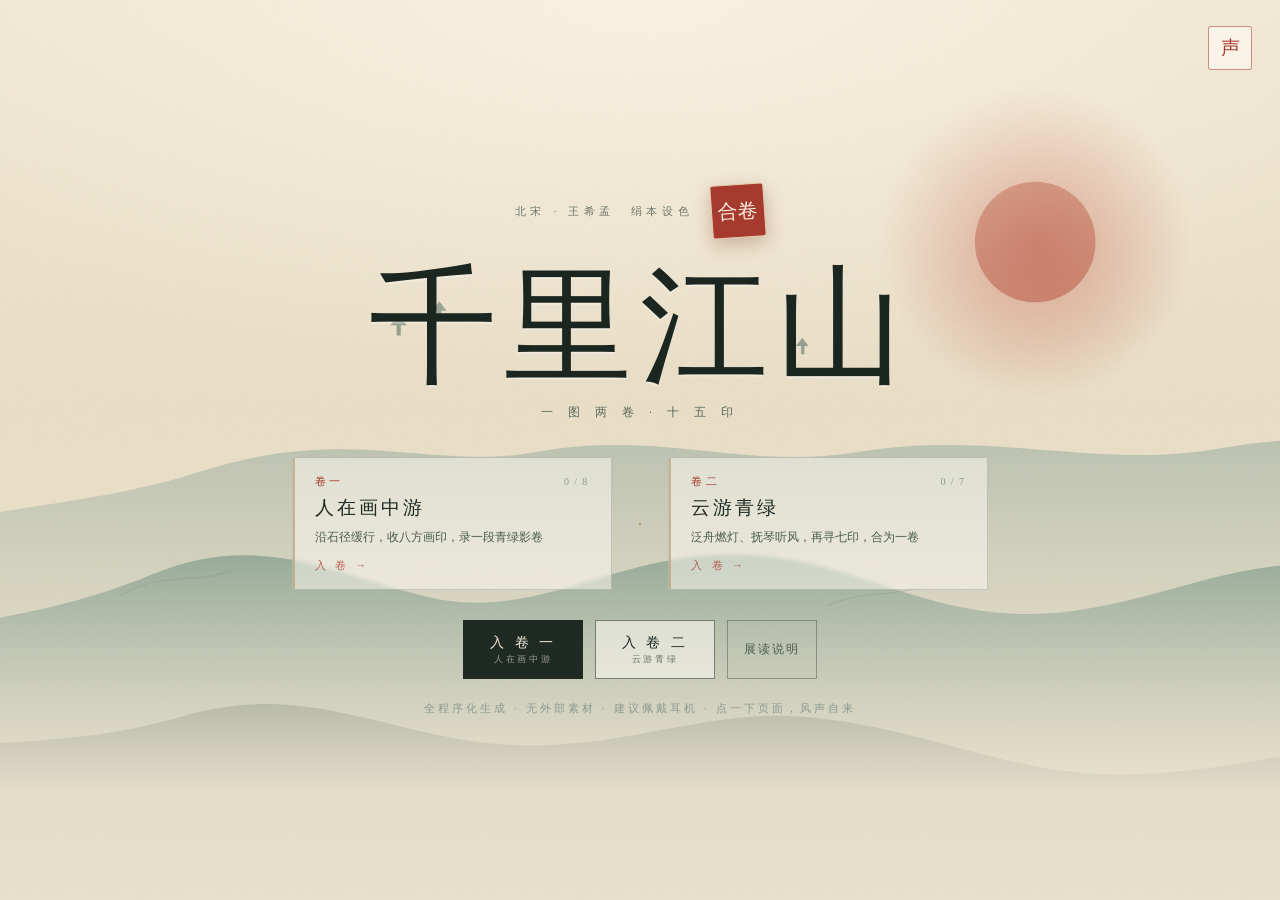
<file: index.html>
<!doctype html>
<html lang="zh-CN">
<head>
<meta charset="UTF-8" />
<meta name="viewport" content="width=device-width, initial-scale=1, maximum-scale=1, user-scalable=no, viewport-fit=cover" />
<meta name="theme-color" content="#efe6d2" />
<title>千里江山 · 合卷</title>
<link rel="stylesheet" href="shell/shell.css" />
</head>
<body data-view="cover">

<!-- 封面 -->
<section id="cover" aria-label="千里江山 · 合卷">
  <button id="btn-ambient" class="ambient-btn" type="button" aria-pressed="true" title="封面环境声">声</button>
  <div class="cover-art" aria-hidden="true">
    <svg viewBox="0 0 1600 900" preserveAspectRatio="xMidYMid slice">
      <defs>
        <linearGradient id="sky" x1="0" y1="0" x2="0" y2="1">
          <stop offset="0" stop-color="#f2e8d3"/><stop offset=".55" stop-color="#eadfc7"/><stop offset="1" stop-color="#e3d6bb"/>
        </linearGradient>
        <linearGradient id="far" x1="0" y1="0" x2="0" y2="1">
          <stop offset="0" stop-color="#8fa89a" stop-opacity=".55"/><stop offset="1" stop-color="#8fa89a" stop-opacity=".05"/>
        </linearGradient>
        <linearGradient id="mid" x1="0" y1="0" x2="0" y2="1">
          <stop offset="0" stop-color="#4f7a6b" stop-opacity=".78"/><stop offset="1" stop-color="#4f7a6b" stop-opacity=".14"/>
        </linearGradient>
        <linearGradient id="near" x1="0" y1="0" x2="0" y2="1">
          <stop offset="0" stop-color="#2c4a3f" stop-opacity=".92"/><stop offset="1" stop-color="#2c4a3f" stop-opacity=".34"/>
        </linearGradient>
        <radialGradient id="sun" cx=".5" cy=".5" r=".5">
          <stop offset="0" stop-color="#c4553f" stop-opacity=".5"/><stop offset="1" stop-color="#c4553f" stop-opacity="0"/>
        </radialGradient>
      </defs>
      <rect width="1600" height="900" fill="url(#sky)"/>
      <circle cx="1180" cy="250" r="150" fill="url(#sun)"/>
      <circle cx="1180" cy="250" r="58" fill="#b9503c" opacity=".55"/>
      <path d="M0 560 C 140 500 250 512 380 470 C 520 425 600 470 700 452 C 820 430 900 470 1010 452 C 1140 430 1240 470 1360 448 C 1460 430 1540 448 1600 436 L1600 900 L0 900 Z" fill="url(#far)"/>
      <path d="M0 660 C 120 610 210 620 330 570 C 430 528 500 566 590 590 C 690 616 760 560 860 552 C 980 542 1040 596 1140 606 C 1250 618 1330 566 1430 560 C 1510 556 1560 574 1600 580 L1600 900 L0 900 Z" fill="url(#mid)"/>
      <path d="M0 760 C 150 720 240 742 360 706 C 470 674 540 716 640 730 C 760 748 850 700 950 706 C 1070 714 1150 762 1260 762 C 1380 762 1470 722 1600 730 L1600 900 L0 900 Z" fill="url(#near)"/>
      <g fill="none" stroke="#3d5a4d" stroke-opacity=".35" stroke-width="1.2">
        <path d="M300 590 C 340 566 372 580 406 566"/><path d="M980 600 C 1012 584 1044 592 1076 580"/>
      </g>
      <g fill="#3d5a4d" opacity=".5">
        <path d="M560 330 l8 -10 l8 10 l-6 0 l0 10 l-4 0 l0 -10 z"/>
        <path d="M600 316 l7 -9 l7 9 l-5 0 l0 9 l-4 0 l0 -9 z"/>
        <path d="M950 350 l6 -8 l6 8 l-4 0 l0 8 l-3 0 l0 -8 z"/>
      </g>
    </svg>
    <div class="cover-grain"></div>
  </div>

  <div class="cover-inner">
    <div class="cover-head">
      <span class="cover-eyebrow">北宋 · 王希孟　绢本设色</span>
      <div class="cover-seal">合卷</div>
    </div>

    <div class="cover-title">
      <h1><span>千</span><span>里</span><span>江</span><span>山</span></h1>
      <p class="cover-sub">一 图 两 卷 · 十 五 印</p>
    </div>

    <div class="cover-chapters">
      <button class="chapter-card" type="button" data-enter="1">
        <em>卷一 <i class="card-progress" data-cover-count="1">0 / 8</i></em>
        <b>人在画中游</b>
        <span>沿石径缓行，收八方画印，录一段青绿影卷</span>
        <u>入 卷 →</u>
      </button>
      <div class="chapter-arrow" aria-hidden="true">·</div>
      <button class="chapter-card" type="button" data-enter="2">
        <em>卷二 <i class="card-progress" data-cover-count="2">0 / 7</i></em>
        <b>云游青绿</b>
        <span>泛舟燃灯、抚琴听风，再寻七印，合为一卷</span>
        <u>入 卷 →</u>
      </button>
    </div>

    <div class="cover-actions">
      <button id="btn-enter" class="btn btn-ink" type="button">
        <span class="btn-main">入 卷 一</span><span class="btn-sub">人在画中游</span>
      </button>
      <button id="btn-enter-2" class="btn btn-ghost btn-strong" type="button">
        <span class="btn-main">入 卷 二</span><span class="btn-sub">云游青绿</span>
      </button>
      <button id="btn-resume" class="btn btn-ghost btn-sm" type="button" hidden>续 卷</button>
      <button id="btn-help" class="btn btn-ghost btn-sm" type="button">展读说明</button>
    </div>

    <p class="cover-foot">全程序化生成 · 无外部素材 · 建议佩戴耳机 · 点一下页面，风声自来</p>
  </div>
</section>

<!-- 游戏舞台 -->
<div id="stage" aria-hidden="true">
  <iframe id="frame" title="千里江山" allow="autoplay; fullscreen; pointer-lock" referrerpolicy="no-referrer"></iframe>
</div>

<!-- 卷扣（右侧） -->
<button id="clasp" class="clasp" type="button" aria-label="合卷面板" hidden>
  <span class="clasp-seal">卷</span>
  <span class="clasp-pips" id="clasp-pips"></span>
</button>

<!-- 转场 / 载入 -->
<div id="veil" class="veil" hidden>
  <div class="veil-paper"></div>
  <div class="veil-body">
    <div class="veil-seal" id="veil-seal">壹</div>
    <p class="veil-kicker" id="veil-kicker">第 一 卷</p>
    <h2 class="veil-title" id="veil-title">人在画中游</h2>
    <p class="veil-note" id="veil-note">入画 · 苔径启行</p>
  </div>
</div>

<!-- 入云之门 -->
<div id="gate" class="gate" hidden>
  <div class="gate-card">
    <span class="gate-seal">云</span>
    <div class="gate-copy">
      <p class="gate-kicker">八印已齐 · 山尽云生</p>
      <h3>此卷终处，恰是下一眼山水的起点</h3>
    </div>
    <div class="gate-actions">
      <button id="btn-gate-go" class="btn btn-ink btn-sm" type="button">入云 · 第二卷</button>
      <button id="btn-gate-later" class="btn btn-ghost btn-sm" type="button">再走走</button>
    </div>
  </div>
</div>

<!-- 合卷面板 -->
<aside id="panel" class="panel" hidden aria-label="合卷">
  <header class="panel-head">
    <div>
      <p class="panel-kicker">合 卷</p>
      <h2>十五印 · 两卷</h2>
    </div>
    <button id="btn-panel-close" class="panel-close" type="button" aria-label="收起">×</button>
  </header>

  <div class="ledger" id="ledger"></div>

  <div class="panel-rows">
    <button class="panel-row" data-go="1" type="button">
      <span class="row-num">壹</span>
      <span class="row-main"><b>人在画中游</b><i>八印 · 石径、松风、渔舟、长桥、飞瀑、烟村、观山</i></span>
      <span class="row-count" data-count="1">0 / 8</span>
    </button>
    <button class="panel-row" data-go="2" type="button">
      <span class="row-num">贰</span>
      <span class="row-main"><b>云游青绿</b><i>七印 · 燃灯、抚琴、登舟、听风、望江台</i></span>
      <span class="row-count" data-count="2">0 / 7</span>
    </button>
  </div>

  <p class="panel-note">卷一收满八印，画面下方会出现「入云」；也可随时在此换卷。</p>

  <footer class="panel-foot">
    <button id="btn-show-finale" class="btn btn-ink btn-sm" type="button" hidden>终章</button>
    <button id="btn-cover" class="btn btn-ghost btn-sm" type="button">合上此卷</button>
    <button id="btn-panel-help" class="btn btn-ghost btn-sm" type="button">展读说明</button>
  </footer>
</aside>

<!-- 合卷终章 -->
<div id="finale" class="finale" hidden>
  <div class="finale-card">
    <span class="finale-seal">合</span>
    <p class="finale-kicker">卷 终 · 山 河 合</p>
    <h2>十五印，两卷归一</h2>
    <p class="finale-text">八印留在石径与长桥，七印沉在江心与灯下。<br/>你从画中走到云里，又把云收回了画中。</p>
    <div class="finale-pips" id="finale-pips"></div>
    <div class="finale-actions">
      <button id="btn-finale-again" class="btn btn-ink btn-sm" type="button">再览长卷</button>
      <button id="btn-finale-close" class="btn btn-ghost btn-sm" type="button">留在云中</button>
      <button id="btn-finale-cover" class="btn btn-ghost btn-sm" type="button">合卷归架</button>
    </div>
  </div>
</div>

<!-- 说明 -->
<div id="help" class="help" hidden>
  <div class="help-card">
    <button id="btn-help-close" class="panel-close" type="button" aria-label="收起">×</button>
    <p class="panel-kicker">展 读 说 明</p>
    <h2>这一卷怎么读</h2>
    <ol>
      <li><b>两卷分开进</b>：封面上「入卷一」「入卷二」各走各的，封面两张卷卡也能直接点；先玩哪卷、只玩哪卷都行。</li>
      <li><b>卷一 · 人在画中游</b>：WASD 行走，Shift 疾行，鼠标转向；走近朱印与景物，读题跋、钤画印。右上「录影」可录第一视角影卷。</li>
      <li><b>入云</b>：卷一收满八印后，画面下方出现「入云」；也可以点右侧卷扣，在面板里直接换卷。</li>
      <li><b>卷二 · 云游青绿</b>：同样第一人称，多了泛舟、燃灯、抚琴；七印归一后自动展开全景。</li>
      <li><b>合卷</b>：两卷十五印齐全，终章自动出现；只玩一卷也能随时停，进度各自记着。</li>
    </ol>
    <p class="help-foot">两卷进度各自存在浏览器里，关掉再开可从封面「续卷」接着走。</p>
  </div>
</div>

<div id="toast" class="toast" role="status" aria-live="polite"></div>

<script src="shell/shell.js"></script>
</body>
</html>
</file>
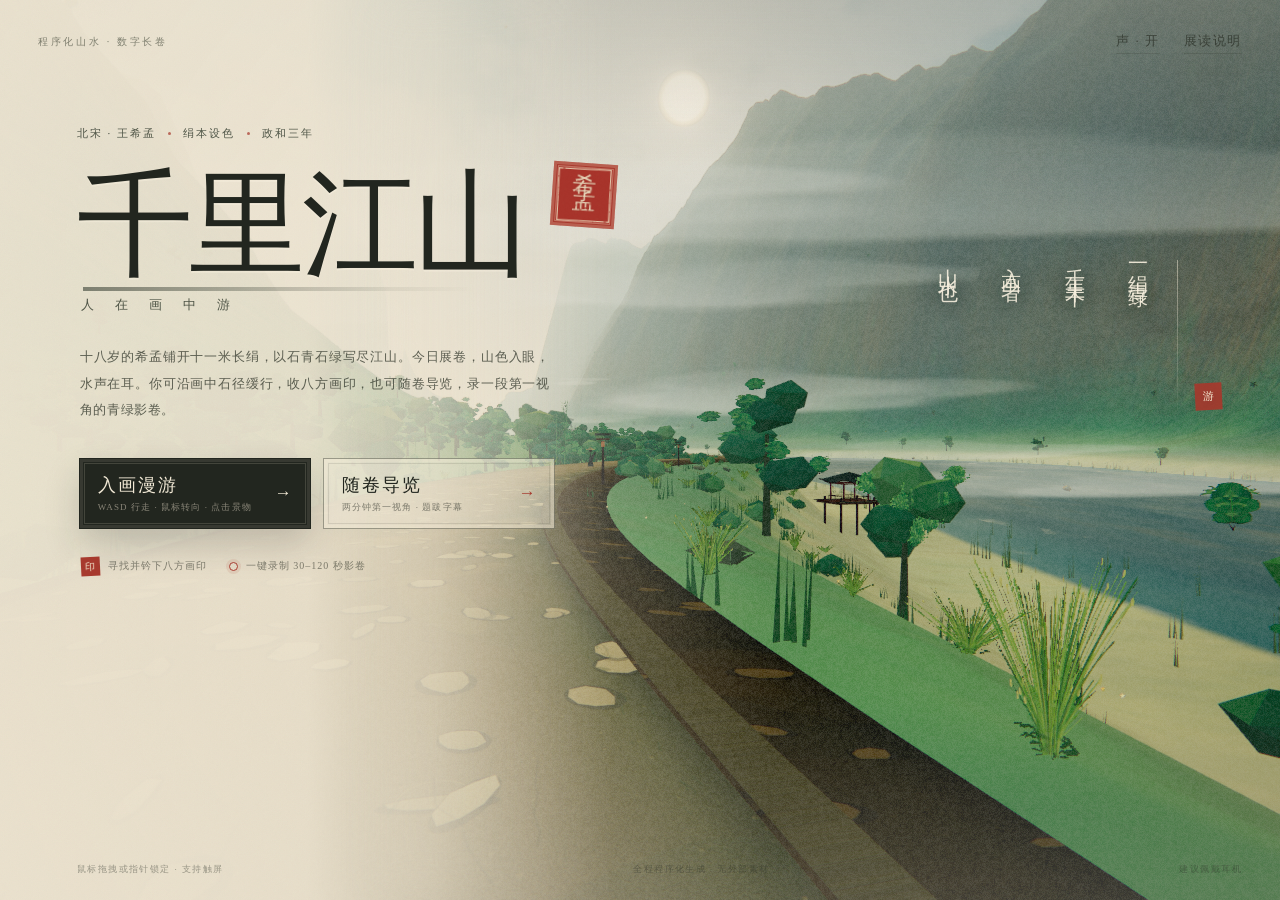
<file: ch1/index.html>
<!doctype html>
<html lang="zh-CN">
  <head>
    <meta charset="UTF-8" />
    <meta name="viewport" content="width=device-width, initial-scale=1, maximum-scale=1, user-scalable=no, viewport-fit=cover" />
    <meta name="theme-color" content="#e8ddc4" />
    <meta name="description" content="《千里江山图》第一视角沉浸式数字长卷 —— 可行走、可听风、可钤印、可录制。" />
    <link rel="icon" href="data:image/svg+xml,%3Csvg xmlns='http://www.w3.org/2000/svg' viewBox='0 0 64 64'%3E%3Crect x='5' y='5' width='54' height='54' rx='6' fill='%23a73a2e'/%3E%3Cpath d='M13 45l13-23 9 15 7-10 9 18z' fill='%23efe2c6'/%3E%3C/svg%3E" />
    <title>千里江山 · 人在画中游</title>
    <script type="module" crossorigin src="assets/index-B3agKjZj.js"></script>
    <link rel="stylesheet" crossorigin href="assets/index-CfkAw-70.css">
  </head>
  <body data-scene="landing">
    <div id="app">
      <canvas id="scene-canvas" aria-label="青绿山水第一人称游览画面"></canvas>
      <div class="scene-vignette" aria-hidden="true"></div>

      <div id="ui" class="ui">
        <div id="hud" class="hud" aria-hidden="true">
          <header class="topbar">
            <div class="identity">
              <span class="identity__seal">千</span>
              <div class="identity__text">
                <span class="identity__title">千里江山</span>
                <span class="identity__sub">画中游 · 行迹</span>
              </div>
            </div>
            <nav class="topbar__actions" aria-label="游览控制">
              <div class="mood-switch" role="group" aria-label="天气与时辰">
                <button type="button" data-mood="clear" class="is-active" aria-pressed="true"><span>晴</span><i>岚</i></button>
                <button type="button" data-mood="mist" aria-pressed="false"><span>烟</span><i>雨</i></button>
                <button type="button" data-mood="dusk" aria-pressed="false"><span>暮</span><i>山</i></button>
              </div>
              <button id="btn-sound" class="icon-button" type="button" aria-label="开启或关闭声音" title="声音">声</button>
              <button id="btn-map" class="icon-button" type="button" aria-label="展开行迹图" title="行迹图">图</button>
              <button id="btn-record" class="record-button" type="button" aria-label="录制游览视频"><span class="record-button__dot"></span><span class="record-button__label">录影</span></button>
              <button id="btn-help" class="icon-button" type="button" aria-label="查看展读说明" title="展读说明">？</button>
            </nav>
          </header>

          <aside class="place-card" id="place-card" aria-live="polite">
            <div class="place-card__index"><span id="place-num">序</span></div>
            <div class="place-card__line"></div>
            <div class="place-card__copy">
              <h2 id="place-title">入画</h2>
              <p id="place-sub">苔径启行</p>
              <span id="place-coords">青绿初醒</span>
            </div>
          </aside>

          <div id="hotspot-layer" class="hotspot-layer" aria-label="画中景物"></div>
          <div id="reticle" class="reticle" aria-hidden="true"><i></i></div>

          <section id="auto-ui" class="auto-ui" aria-hidden="true">
            <div class="auto-ui__top">
              <div class="auto-ui__mode">
                <span class="auto-ui__brush"></span>
                <span>随卷导览</span>
                <em id="tour-kicker-top">卷一 · 展卷</em>
              </div>
              <div class="auto-ui__buttons">
                <button id="btn-tour-pause" class="quiet-button" type="button">暂停</button>
                <button id="btn-tour-exit" class="quiet-button" type="button">自由漫游</button>
              </div>
            </div>
            <div class="tour-caption" id="tour-caption" aria-live="polite">
              <span id="tour-kicker">入画</span>
              <h2 id="tour-title">展卷</h2>
              <p id="tour-text">绢色初开，青绿从雾里醒来。</p>
            </div>
            <div class="tour-progress" aria-hidden="true">
              <div class="tour-progress__track"><span id="tour-progress-fill"></span></div>
              <div class="tour-progress__ticks">
                <i>入画</i><i>松风</i><i>渔舟</i><i>长桥</i><i>飞瀑</i><i>烟村</i><i>观山</i>
              </div>
            </div>
          </section>

          <footer class="hud-footer">
            <div class="hud-footer__left">
              <button id="seal-progress" class="seal-progress" type="button" aria-label="打开画印图鉴">
                <span class="seal-progress__mark">印</span>
                <span class="seal-progress__copy">
                  <span>画中印</span>
                  <b id="seal-count">0 / 8</b>
                </span>
                <span class="seal-progress__row" id="seal-pips" aria-hidden="true"></span>
              </button>
              <div class="control-hint" id="control-hint">
                <span><kbd>W</kbd><kbd>A</kbd><kbd>S</kbd><kbd>D</kbd> 行走</span>
                <span><kbd>Shift</kbd> 疾行</span>
                <span>鼠标 转向</span>
                <span><kbd>Esc</kbd> 松手</span>
              </div>
            </div>
            <div class="hud-footer__center">
              <span class="footer-whisper" id="footer-whisper">点击朱印或画中景物，读一读题跋</span>
            </div>
            <button id="map-mini" class="map-mini" type="button" aria-label="展开行迹图">
              <span class="map-mini__head"><span>行迹图</span><em id="map-explored">已行 0%</em></span>
              <span class="map-mini__canvas-wrap"><canvas id="minimap" width="280" height="530"></canvas></span>
              <span class="map-mini__foot"><span>已收画印</span><b id="map-seals">〇 / 八</b><i>展卷</i></span>
            </button>
          </footer>

          <div id="mobile-controls" class="mobile-controls" aria-hidden="true">
            <div id="joystick" class="joystick" aria-label="虚拟摇杆">
              <span class="joystick__ring"></span>
              <span class="joystick__cross"></span>
              <span id="joystick-knob" class="joystick__knob"></span>
            </div>
            <button id="btn-mobile-map" class="mobile-round" type="button" aria-label="行迹图">图</button>
          </div>

          <div id="pointer-hint" class="pointer-hint">点击画面锁定视角<span>·</span>Esc 释放<span>·</span>点击朱印或景物阅读题跋</div>
          <div id="record-indicator" class="record-indicator" hidden>
            <span class="record-indicator__dot"></span>
            <span id="record-time">00:00</span>
            <span id="record-duration" class="record-indicator__total">/ 01:00</span>
            <button id="btn-stop-record" type="button">结束录制</button>
          </div>
          <div id="countdown" class="countdown" hidden>
            <span id="countdown-number">三</span>
            <small>凝神 · 入画</small>
          </div>
          <div id="quality-chip" class="quality-chip"></div>
        </div>

        <section id="landing" class="landing" aria-label="序幕">
          <div class="landing__wash" aria-hidden="true"></div>
          <header class="landing__topbar">
            <span class="landing__eyebrow">程序化山水 · 数字长卷</span>
            <div class="landing__top-actions">
              <button id="landing-sound" class="text-button text-button--light" type="button">声 · 开</button>
              <button id="landing-help" class="text-button text-button--light" type="button">展读说明</button>
            </div>
          </header>
          <div class="landing__content">
            <div class="landing__meta">
              <span>北宋 · 王希孟</span>
              <span class="meta-dot"></span>
              <span>绢本设色</span>
              <span class="meta-dot"></span>
              <span>政和三年</span>
            </div>
            <div class="landing__title-row">
              <h1 class="landing__title" aria-label="千里江山">
                <span>千</span><span>里</span><span>江</span><span>山</span>
              </h1>
              <div class="landing__seal" id="landing-seal-wrap">
                <span>希孟</span>
              </div>
            </div>
            <p class="landing__subtitle">人 在 画 中 游</p>
            <p class="landing__lede">
              十八岁的希孟铺开十一米长绢，以石青石绿写尽江山。今日展卷，山色入眼，水声在耳。你可沿画中石径缓行，收八方画印，也可随卷导览，录一段第一视角的青绿影卷。
            </p>
            <div class="landing__actions">
              <button id="btn-start-free" class="ink-button ink-button--primary" type="button">
                <span class="ink-button__main">入画漫游</span>
                <span class="ink-button__sub">WASD 行走 · 鼠标转向 · 点击景物</span>
                <i class="ink-button__arrow">→</i>
              </button>
              <button id="btn-start-auto" class="ink-button" type="button">
                <span class="ink-button__main">随卷导览</span>
                <span class="ink-button__sub">两分钟第一视角 · 题跋字幕</span>
                <i class="ink-button__arrow">→</i>
              </button>
            </div>
            <div class="landing__notes">
              <span><i class="note-seal">印</i> 寻找并钤下八方画印</span>
              <span><i class="note-record"></i> 一键录制 30–120 秒影卷</span>
            </div>
          </div>
          <div class="landing__poem" aria-hidden="true">
            <p>一绢青绿</p>
            <p>千年未干</p>
            <p>入画者</p>
            <p>山水也</p>
            <span class="landing__poem-seal">游</span>
          </div>
          <footer class="landing__footer">
            <span>鼠标拖拽或指针锁定 · 支持触屏</span>
            <span>全程程序化生成 · 无外部素材</span>
            <span>建议佩戴耳机</span>
          </footer>
        </section>

        <div id="card-layer" class="overlay card-layer" aria-hidden="true">
          <div class="overlay__scrim" data-close-card></div>
          <article class="scroll-card" role="dialog" aria-modal="true" aria-labelledby="card-title">
            <button class="overlay__close" type="button" data-close-card aria-label="关闭题跋">×</button>
            <div class="scroll-card__visual">
              <div class="scroll-card__frame">
                <img id="card-image" alt="画中景物的局部写照" />
                <span class="scroll-card__corner scroll-card__corner--tl"></span>
                <span class="scroll-card__corner scroll-card__corner--br"></span>
              </div>
              <div class="scroll-card__visual-foot"><span>局部写照</span><span id="card-visual-index">其一</span></div>
            </div>
            <div class="scroll-card__copy">
              <header class="scroll-card__header">
                <div class="scroll-card__eyebrow"><span id="card-num">一</span><span id="card-eyebrow">第一卷 · 苔径启行</span></div>
                <h2 id="card-title">入画</h2>
                <p id="card-subtitle">石青为骨，山色初醒</p>
              </header>
              <blockquote id="card-poem" class="scroll-card__poem"></blockquote>
              <div id="card-body" class="scroll-card__body"></div>
              <div class="scroll-card__fact">
                <span id="card-fact">青绿设色</span>
                <span id="card-tag">入境</span>
              </div>
              <footer class="scroll-card__footer">
                <button id="card-collect" class="seal-button" type="button">
                  <img id="card-seal" class="seal-button__image" alt="画印" />
                  <span class="seal-button__copy"><b>钤印入卷</b><small>收下这枚画中印</small></span>
                </button>
                <button class="text-button text-button--ink" type="button" data-close-card>合卷继续</button>
              </footer>
            </div>
            <div id="stamp-effect" class="stamp-effect" aria-hidden="true"></div>
          </article>
        </div>

        <div id="map-overlay" class="overlay map-overlay" aria-hidden="true">
          <div class="overlay__scrim" data-close-overlay="map"></div>
          <section class="map-panel" role="dialog" aria-modal="true" aria-labelledby="map-title">
            <button class="overlay__close" type="button" data-close-overlay="map" aria-label="关闭行迹图">×</button>
            <header class="map-panel__header">
              <div>
                <span class="panel-eyebrow">展卷 · 行迹</span>
                <h2 id="map-title">千里江山行迹图</h2>
              </div>
              <div class="map-panel__stat"><b id="map-percent-full">0%</b><span>已行</span></div>
            </header>
            <div class="map-panel__body">
              <div class="map-scroll-wrap">
                <canvas id="fullmap" width="700" height="1360" aria-label="千里江山游览行迹图"></canvas>
              </div>
              <aside class="map-notes">
                <p class="map-notes__poem">江流天地外<br />山色有无中</p>
                <div class="map-legend">
                  <span><i class="legend-line"></i> 已行石径</span>
                  <span><i class="legend-dot"></i> 画中景物</span>
                  <span><i class="legend-seal"></i> 已收画印</span>
                </div>
                <p id="map-note-text">沿石径自南向北，过松亭、渔舟、长桥、飞瀑、烟村、竹径，终至观山台。每一处都藏着一枚画印。</p>
                <div class="map-notes__count"><span>已收画印</span><b id="map-seals-full">〇 / 八</b></div>
                <button id="map-note-close" class="text-button text-button--ink" type="button">合图继续</button>
              </aside>
            </div>
          </section>
        </div>

        <div id="seal-overlay" class="overlay seal-overlay" aria-hidden="true">
          <div class="overlay__scrim" data-close-overlay="seal"></div>
          <section class="album-panel" role="dialog" aria-modal="true" aria-labelledby="album-title">
            <button class="overlay__close" type="button" data-close-overlay="seal" aria-label="关闭画印图鉴">×</button>
            <header class="album-panel__header">
              <div>
                <span class="panel-eyebrow">石青石绿 · 朱印为记</span>
                <h2 id="album-title">画中印</h2>
              </div>
              <p>寻到画中题石，读完题跋，便可钤下那一枚印。<br />八印集齐，长卷与你便有了彼此的落款。</p>
            </header>
            <div id="seal-grid" class="seal-grid"></div>
            <footer class="album-panel__footer">
              <blockquote>印者，信也。山水无字，落印便成约。</blockquote>
              <button class="text-button text-button--ink" type="button" data-close-overlay="seal">合卷继续</button>
            </footer>
          </section>
        </div>

        <div id="help-overlay" class="overlay help-overlay" aria-hidden="true">
          <div class="overlay__scrim" data-close-overlay="help"></div>
          <section class="help-panel" role="dialog" aria-modal="true" aria-labelledby="help-title">
            <button class="overlay__close" type="button" data-close-overlay="help" aria-label="关闭说明">×</button>
            <header class="help-panel__header">
              <span class="panel-eyebrow">展读说明 · 画中游</span>
              <h2 id="help-title">如何游这一卷</h2>
            </header>
            <div class="help-panel__columns">
              <div>
                <h3>行</h3>
                <p><b>W A S D</b> 或方向键沿石径行走，<b>Shift</b> 加速。鼠标拖拽可转向；点击画面可锁定指针，<b>Esc</b> 释放。触屏设备使用左下角摇杆，滑动画面转向。</p>
                <h3>看</h3>
                <p>画中朱印和景物可以点击。走近朱印、亭台、桥梁、渔舟、瀑布，阅读题跋。读完题跋，点击「钤印入卷」，收集画印。点击近处山体，还会展开一页无字的「青绿山骨」。</p>
                <h3>游</h3>
                <p>可选择自动导览，约两分钟。空格暂停 / 继续，Esc 离卷。右上角切换晴岚、烟雨、暮山，光影会缓缓过渡。</p>
                <h3>录</h3>
                <p>右上角「录影」可录制 30 / 60 / 90 / 120 秒第一视角影卷，录制时隐藏界面，并在画面中合成题跋、片名与印章。结束后自动下载 WebM；若浏览器拦截，可在结果面板手动保存。</p>
              </div>
              <div>
                <h3>关于原作</h3>
                <p class="help-quote">《千里江山图》为北宋王希孟所作，绢本设色，纵 51.5 厘米，横 1191.5 厘米，现藏故宫博物院。十八岁的画师以石青、石绿层层罩染，把可行、可望、可游、可居的山水理想铺成一条长卷。</p>
                <h3>关于这一卷</h3>
                <p>本作不是原画的数字复制，而是一次程序化再创作。山体、江水、树木、亭台、桥梁、飞鸟、云雾与音声皆由代码实时生成，无外部图片与音频素材。界面文字亦为本次创作的新写题跋。</p>
                <div class="help-meta">
                  <span>WebGL2 / Three.js</span><span>程序化生成</span><span>可录制 WebM</span>
                </div>
                <p class="help-tip">若画面帧率偏低，系统会自动降低像素比与后处理。小屏设备的云雾、植被和后处理会自动减量。</p>
                <button id="btn-reset-journey" class="text-button text-button--ink help-reset" type="button">拭去旧印 · 重新游卷</button>
              </div>
            </div>
            <footer class="help-panel__footer">
              <span>qianli-river-first-person · 人在画中游</span>
              <span>建议使用最新版 Chrome / Edge</span>
            </footer>
          </section>
        </div>

        <div id="record-overlay" class="overlay record-overlay" aria-hidden="true">
          <div class="overlay__scrim" data-close-overlay="record"></div>
          <section class="record-panel" role="dialog" aria-modal="true" aria-labelledby="record-title">
            <button class="overlay__close" type="button" data-close-overlay="record" aria-label="关闭录制设置">×</button>
            <header class="record-panel__header">
              <span class="panel-eyebrow">第一视角 · 影卷</span>
              <h2 id="record-title">录一段画中游</h2>
              <p>录影时界面会自动隐去，只留下画中山水。你可在画面里合成片名、景点题跋和一枚朱印。</p>
            </header>
            <div class="record-form">
              <div class="record-field">
                <span class="record-field__label">影卷内容</span>
                <div class="choice-row" id="record-mode-choices">
                  <button type="button" data-record-mode="auto" class="choice is-active"><b>随卷导览</b><small>从头开始的自动巡游</small></button>
                  <button type="button" data-record-mode="free" class="choice"><b>当前漫游</b><small>从此刻所在之处录起</small></button>
                </div>
              </div>
              <div class="record-field">
                <span class="record-field__label">时长</span>
                <div class="choice-row choice-row--duration" id="record-duration-choices">
                  <button type="button" data-record-duration="30" class="choice choice--small">30 秒</button>
                  <button type="button" data-record-duration="60" class="choice choice--small is-active">60 秒</button>
                  <button type="button" data-record-duration="90" class="choice choice--small">90 秒</button>
                  <button type="button" data-record-duration="120" class="choice choice--small">120 秒</button>
                </div>
              </div>
              <label class="record-audio">
                <input id="record-audio" type="checkbox" checked />
                <span class="record-audio__box"></span>
                <span>收录环境声<small>水声、风声与偶尔的琴音会一起入卷</small></span>
              </label>
              <p id="record-support-note" class="record-support-note" hidden></p>
              <div class="record-panel__actions">
                <button id="btn-record-start" class="ink-button ink-button--primary" type="button">
                  <span class="ink-button__main">开始录制</span><span class="ink-button__sub">三秒后入画</span><i class="ink-button__arrow">●</i>
                </button>
                <span class="record-panel__tip">提示：录制中可按暂停键或「结束录制」收尾。</span>
              </div>
            </div>
          </section>
        </div>

        <div id="result-overlay" class="overlay result-overlay" aria-hidden="true">
          <div class="overlay__scrim"></div>
          <section class="result-panel" role="dialog" aria-modal="true" aria-labelledby="result-title">
            <header class="result-panel__header">
              <span class="panel-eyebrow">山水有痕 · 影卷已成</span>
              <h2 id="result-title">一段青绿，收好了</h2>
              <p id="result-summary">你的第一视角游览影卷已经生成。</p>
            </header>
            <video id="result-video" controls playsinline></video>
            <div class="result-panel__meta">
              <span id="result-duration">00:60</span><span id="result-size">0 MB</span><span>WebM · 第一视角</span>
            </div>
            <div class="result-panel__actions">
              <a id="download-video" class="ink-button ink-button--primary" download="qianli-river-first-person.webm">
                <span class="ink-button__main">保存影卷</span><span class="ink-button__sub">WebM 视频</span><i class="ink-button__arrow">↓</i>
              </a>
              <button id="btn-result-close" class="text-button text-button--ink" type="button">回到画中</button>
            </div>
          </section>
        </div>

        <div id="tour-end" class="tour-end" aria-hidden="true">
          <div class="tour-end__panel">
            <span class="panel-eyebrow">卷尽 · 山未穷</span>
            <h2>山还在。</h2>
            <p>你已随卷行至观山台。此卷终处，恰是下一眼山水的起点。</p>
            <div>
              <button id="btn-tour-end-free" class="ink-button ink-button--primary" type="button"><span class="ink-button__main">自由漫游</span><span class="ink-button__sub">留在画中</span></button>
              <button id="btn-tour-end-replay" class="text-button text-button--ink" type="button">再展一次</button>
            </div>
          </div>
        </div>

        <div id="toast" class="toast" role="status" aria-live="polite"></div>
        <div id="fade" class="fade" aria-hidden="true"></div>
      </div>

      <section id="loading-screen" class="loading-screen" aria-label="正在加载山水长卷">
        <div class="loading-screen__wash" aria-hidden="true"></div>
        <div class="loading-screen__inner">
          <span class="loading-screen__eyebrow">北宋 · 王希孟</span>
          <div class="loading-screen__seal">展</div>
          <h1>正在展卷</h1>
          <p id="loading-label">研石青，调石绿，铺开十一米绢本</p>
          <div class="loading-track"><i id="loading-fill"></i></div>
          <div class="loading-meta"><span id="loading-percent">0%</span><span>全程序化生成 · 无外部素材</span></div>
          <p class="loading-hint">建议佩戴耳机 · 青绿山水正在醒</p>
        </div>
        <div class="loading-screen__footer"><span>千 里 江 山</span><span>人 在 画 中 游</span></div>
      </section>

      <noscript>
        <div class="noscript">这一卷需要 JavaScript 与 WebGL。请在浏览器中开启后重试。</div>
      </noscript>
    </div>

  </body>
</html>
</file>
<file: shell/shell.css>
/* 千里江山 · 合卷 —— 外壳样式 */
:root{
  --paper:#efe6d2;
  --paper-2:#e7dcc4;
  --ink:#1f2a25;
  --ink-soft:#4a5b51;
  --ink-faint:#8b9a8f;
  --cinnabar:#a73a2e;
  --gold:#b08d57;
  --line:rgba(31,42,37,.18);
  --serif:"Songti SC","STSong","Noto Serif SC","SimSun",serif;
  --brush:"STKaiti","KaiTi","Kaiti SC","STXingkai",var(--serif);
}

*{box-sizing:border-box}
html,body{height:100%}
body{
  margin:0;background:#111a16;color:var(--ink);
  font-family:var(--serif);
  -webkit-font-smoothing:antialiased;
  overflow:hidden;
}
button{font-family:inherit;cursor:pointer}
[hidden]{display:none !important}

/* ---------- 封面 ---------- */
#cover{
  position:fixed;inset:0;overflow:hidden;
  background:var(--paper);
  transition:opacity .9s ease, visibility .9s;
}
body:not([data-view="cover"]) #cover{opacity:0;visibility:hidden;pointer-events:none}

.cover-art{position:absolute;inset:0}

.ambient-btn{
  position:fixed;right:clamp(14px,3vw,28px);top:clamp(14px,3vh,26px);z-index:8;
  width:44px;height:44px;display:grid;place-items:center;
  border:1px solid rgba(167,58,46,.55);background:rgba(255,252,244,.6);
  color:var(--cinnabar);font-family:var(--brush);font-size:19px;border-radius:3px;
  transition:background .25s,color .25s,border-color .25s,opacity .4s;
  backdrop-filter:blur(2px);
}
.ambient-btn:hover{background:var(--cinnabar);color:#f6ecd8}
.ambient-btn.is-off{color:var(--ink-faint);border-color:rgba(31,42,37,.3);background:rgba(255,252,244,.35)}
body[data-view="chapter"] .ambient-btn{opacity:0;pointer-events:none}
.cover-art svg{width:100%;height:100%;display:block;transform:scale(1.04);animation:drift 28s ease-in-out infinite alternate}
@keyframes drift{from{transform:scale(1.04) translate3d(0,0,0)}to{transform:scale(1.09) translate3d(-1.2%,-.8%,0)}}
.cover-grain{
  position:absolute;inset:0;pointer-events:none;opacity:.35;mix-blend-mode:multiply;
  background-image:url("data:image/svg+xml,%3Csvg xmlns='http://www.w3.org/2000/svg' width='220' height='220'%3E%3Cfilter id='n'%3E%3CfeTurbulence type='fractalNoise' baseFrequency='.9' numOctaves='3'/%3E%3C/filter%3E%3Crect width='220' height='220' filter='url(%23n)' opacity='.32'/%3E%3C/svg%3E");
}
#cover::after{
  content:"";position:absolute;inset:0;pointer-events:none;
  background:
    radial-gradient(120% 70% at 50% 0%,rgba(255,250,238,.55),transparent 60%),
    linear-gradient(180deg,rgba(239,230,210,0) 45%,rgba(239,230,210,.92) 88%);
}

.cover-inner{
  position:relative;z-index:2;height:100%;
  display:flex;flex-direction:column;align-items:center;justify-content:center;
  padding:clamp(24px,4vh,54px) clamp(20px,5vw,72px);
  text-align:center;gap:clamp(14px,2.4vh,26px);
}
.cover-head{display:flex;align-items:center;gap:18px}
.cover-eyebrow{font-size:11px;letter-spacing:.42em;color:var(--ink-soft);opacity:.8}
.cover-seal{
  width:54px;height:54px;display:grid;place-items:center;
  background:var(--cinnabar);color:#f6ecda;border:1.5px solid #e4cfae;
  font-family:var(--brush);font-size:20px;letter-spacing:.02em;
  transform:rotate(-4deg);box-shadow:0 6px 18px rgba(120,40,30,.28);
  border-radius:3px;
}
.cover-title h1{
  margin:0;font-family:var(--brush);font-weight:400;
  font-size:clamp(52px,10vw,132px);line-height:1.05;letter-spacing:.06em;
  color:#1b2620;text-shadow:0 2px 0 rgba(255,255,255,.35);
}
.cover-title h1 span{display:inline-block;opacity:0;transform:translateY(14px);animation:rise .9s cubic-bezier(.2,.7,.2,1) forwards}
.cover-title h1 span:nth-child(2){animation-delay:.09s}
.cover-title h1 span:nth-child(3){animation-delay:.18s}
.cover-title h1 span:nth-child(4){animation-delay:.27s}
@keyframes rise{to{opacity:1;transform:none}}
.cover-sub{margin:10px 0 0;font-size:12px;letter-spacing:.5em;color:var(--ink-soft);opacity:.9}

.cover-chapters{
  display:flex;align-items:stretch;gap:clamp(10px,2vw,26px);
  margin-top:clamp(6px,1.6vh,16px);flex-wrap:wrap;justify-content:center;
}
.chapter-card{
  min-width:min(320px,84vw);padding:16px 22px;border:1px solid var(--line);
  background:rgba(255,252,244,.5);backdrop-filter:blur(2px);
  text-align:left;position:relative;font:inherit;color:inherit;cursor:pointer;
  box-sizing:border-box;transition:border-color .25s,background .25s,transform .25s;
}
.chapter-card:hover{border-color:rgba(167,58,46,.55);background:rgba(255,252,244,.86);transform:translateY(-1px)}
.chapter-card::before{content:"";position:absolute;left:0;top:0;bottom:0;width:2px;background:var(--gold);opacity:.55}
.chapter-card em{font-style:normal;font-size:11px;letter-spacing:.32em;color:var(--cinnabar);display:flex;justify-content:space-between;align-items:center}
.chapter-card b{display:block;margin:6px 0 6px;font-size:19px;font-weight:500;letter-spacing:.16em}
.chapter-card span{display:block;font-size:12px;line-height:1.7;color:var(--ink-soft)}
.chapter-card u{
  display:inline-block;margin-top:10px;font-size:11px;letter-spacing:.3em;
  text-decoration:none;color:var(--cinnabar);opacity:.75;
}
.chapter-card:hover u{opacity:1}
.card-progress{font-style:normal;font-size:10px;letter-spacing:.14em;color:var(--ink-faint);font-variant-numeric:tabular-nums}
.chapter-arrow{align-self:center;color:var(--gold);font-size:22px;opacity:.8}

.cover-actions{display:flex;gap:12px;flex-wrap:wrap;justify-content:center;margin-top:clamp(4px,1vh,10px)}
.btn{
  border:1px solid var(--ink);background:transparent;color:var(--ink);
  padding:13px 26px;font-size:14px;letter-spacing:.24em;
  transition:transform .25s,background .25s,color .25s,border-color .25s;
  display:inline-flex;flex-direction:column;align-items:center;gap:2px;line-height:1.25;
}
.btn:hover{transform:translateY(-1px)}
.btn-ink{background:var(--ink);color:var(--paper);border-color:var(--ink)}
.btn-ink:hover{background:#2c3d34}
.btn-sub{font-size:9px;letter-spacing:.3em;opacity:.62}
.btn-ghost{border-color:rgba(31,42,37,.35);color:var(--ink-soft)}
.btn-ghost:hover{border-color:var(--ink);color:var(--ink)}
.btn-strong{border-color:rgba(31,42,37,.55);color:var(--ink);background:rgba(255,252,244,.55)}
.btn-strong:hover{background:rgba(255,252,244,.95);border-color:var(--cinnabar)}
.btn-sm{padding:9px 16px;font-size:12px;letter-spacing:.16em;flex-direction:row}

.cover-foot{margin:0;font-size:11px;letter-spacing:.28em;color:var(--ink-faint)}

/* ---------- 舞台 ---------- */
#stage{position:fixed;inset:0;background:#0c1210;opacity:0;visibility:hidden;transition:opacity .8s ease,visibility .8s}
body[data-view="chapter"] #stage{opacity:1;visibility:visible}
#frame{width:100%;height:100%;border:0;display:block;background:#0c1210}

/* ---------- 卷扣 ---------- */
.clasp{
  position:fixed;right:0;top:50%;transform:translateY(-50%);
  z-index:40;width:46px;padding:14px 0 12px;
  display:flex;flex-direction:column;align-items:center;gap:8px;
  background:linear-gradient(180deg,rgba(239,230,210,.94),rgba(231,220,196,.94));
  border:1px solid rgba(176,141,87,.55);border-right:0;
  color:var(--ink);box-shadow:-8px 0 24px rgba(0,0,0,.22);
  transition:transform .3s ease,background .3s;
  border-radius:4px 0 0 4px;
}
.clasp:hover{transform:translateY(-50%) translateX(-3px)}
.clasp-seal{
  writing-mode:vertical-rl;font-family:var(--brush);font-size:17px;letter-spacing:.18em;
  color:var(--cinnabar);
}
.clasp-pips{display:flex;flex-direction:row;flex-wrap:wrap;gap:3px;width:30px;justify-content:center;margin-top:2px}
.clasp-pips i{width:5px;height:5px;background:rgba(31,42,37,.18);display:block}
.clasp-pips i.on{background:var(--cinnabar)}

/* ---------- 转场 ---------- */
.veil{
  position:fixed;inset:0;z-index:90;display:grid;place-items:center;
  opacity:0;transition:opacity .55s ease;
}
.veil.is-on{opacity:1}
.veil-paper{
  position:absolute;inset:0;background:var(--paper);
  background-image:
    radial-gradient(90% 60% at 50% 42%,rgba(255,253,246,.9),rgba(233,222,200,.96) 70%),
    url("data:image/svg+xml,%3Csvg xmlns='http://www.w3.org/2000/svg' width='200' height='200'%3E%3Cfilter id='n'%3E%3CfeTurbulence type='fractalNoise' baseFrequency='.85' numOctaves='3'/%3E%3C/filter%3E%3Crect width='200' height='200' filter='url(%23n)' opacity='.22'/%3E%3C/svg%3E");
}
.veil-body{position:relative;text-align:center;color:var(--ink);transform:translateY(6px);transition:transform .8s cubic-bezier(.2,.7,.2,1),opacity .6s}
.veil.is-on .veil-body{transform:none}
.veil-seal{
  width:78px;height:78px;margin:0 auto 18px;display:grid;place-items:center;
  background:var(--cinnabar);color:#f7eeda;border:2px solid #e6d2b2;
  font-family:var(--brush);font-size:34px;transform:rotate(-3deg);
  box-shadow:0 10px 30px rgba(120,40,30,.25);border-radius:4px;
}
.veil-kicker{margin:0 0 8px;font-size:11px;letter-spacing:.6em;color:var(--ink-soft)}
.veil-title{margin:0;font-family:var(--brush);font-weight:400;font-size:clamp(28px,4vw,46px);letter-spacing:.2em}
.veil-note{margin:14px 0 0;font-size:12px;letter-spacing:.3em;color:var(--ink-faint)}

/* ---------- 入云 ---------- */
.gate{position:fixed;left:50%;bottom:clamp(18px,4vh,42px);transform:translateX(-50%);z-index:45;width:min(720px,92vw)}
.gate-card{
  display:flex;align-items:center;gap:16px;padding:14px 18px;
  background:rgba(239,230,210,.96);border:1px solid rgba(176,141,87,.6);
  box-shadow:0 18px 50px rgba(0,0,0,.35);color:var(--ink);
  animation:gateIn .7s cubic-bezier(.2,.7,.2,1);
}
@keyframes gateIn{from{opacity:0;transform:translateY(14px)}to{opacity:1;transform:none}}
.gate-seal{
  flex:0 0 auto;width:44px;height:44px;display:grid;place-items:center;
  background:var(--cinnabar);color:#f6ecd8;font-family:var(--brush);font-size:20px;
  border:1.5px solid #e3cfae;transform:rotate(-3deg);
}
.gate-copy{flex:1;min-width:0}
.gate-kicker{margin:0 0 4px;font-size:10px;letter-spacing:.32em;color:var(--cinnabar)}
.gate-copy h3{margin:0;font-size:15px;font-weight:400;letter-spacing:.06em;line-height:1.6}
.gate-actions{display:flex;gap:8px;flex-shrink:0}

/* ---------- 面板 ---------- */
.panel{
  position:fixed;top:0;right:0;bottom:0;width:min(400px,92vw);z-index:60;
  background:linear-gradient(180deg,#f3ead6,#e9dfc8);
  border-left:1px solid rgba(176,141,87,.55);
  box-shadow:-30px 0 70px rgba(0,0,0,.4);
  padding:22px 22px 18px;display:flex;flex-direction:column;gap:16px;
  transform:translateX(104%);transition:transform .45s cubic-bezier(.2,.75,.2,1);
  color:var(--ink);overflow:auto;
}
.panel.is-open{transform:none}
.panel-head{display:flex;align-items:flex-start;justify-content:space-between;gap:10px}
.panel-kicker{margin:0 0 6px;font-size:10px;letter-spacing:.5em;color:var(--cinnabar)}
.panel-head h2{margin:0;font-size:21px;font-weight:400;letter-spacing:.14em}
.panel-close{
  border:0;background:transparent;font-size:22px;line-height:1;color:var(--ink-soft);
  padding:4px 6px;
}
.ledger{display:flex;gap:8px;flex-wrap:wrap;align-items:center;padding:12px 0;border-top:1px solid var(--line);border-bottom:1px solid var(--line)}
.ledger .grp{display:flex;gap:5px}
.ledger .grp+.grp{margin-left:10px;padding-left:12px;border-left:1px solid var(--line)}
.ledger i{width:12px;height:12px;border:1px solid rgba(31,42,37,.35);display:block;transition:.3s}
.ledger i.on{background:var(--cinnabar);border-color:var(--cinnabar)}
.ledger .sep{flex:1;text-align:right;font-size:11px;color:var(--ink-faint);letter-spacing:.2em}

.panel-rows{display:flex;flex-direction:column;gap:8px}
.panel-row{
  display:flex;align-items:center;gap:12px;padding:12px;text-align:left;
  background:rgba(255,252,244,.55);border:1px solid var(--line);color:inherit;
  transition:.2s;
}
.panel-row:hover{border-color:rgba(167,58,46,.5);background:rgba(255,252,244,.9)}
.row-num{font-family:var(--brush);font-size:18px;color:var(--cinnabar);width:20px;text-align:center}
.row-main{flex:1;min-width:0}
.row-main b{display:block;font-weight:500;font-size:14px;letter-spacing:.1em;margin-bottom:3px}
.row-main i{font-style:normal;font-size:11px;color:var(--ink-faint);line-height:1.5;display:block}
.row-count{font-size:11px;color:var(--ink-soft);letter-spacing:.1em;font-variant-numeric:tabular-nums}
.panel-note{margin:0;font-size:11px;line-height:1.8;color:var(--ink-faint)}
.panel-foot{margin-top:auto;display:flex;gap:8px}

/* ---------- 终章 ---------- */
.finale{position:fixed;inset:0;z-index:80;display:grid;place-items:center;background:rgba(12,18,15,.55);backdrop-filter:blur(3px)}
.finale-card{
  width:min(560px,92vw);padding:34px 34px 26px;text-align:center;
  background:linear-gradient(180deg,#f6eeda,#ece1c8);
  border:1px solid rgba(176,141,87,.7);box-shadow:0 30px 90px rgba(0,0,0,.5);
  color:var(--ink);animation:fin 1s cubic-bezier(.2,.7,.2,1);
}
@keyframes fin{from{opacity:0;transform:translateY(20px) scale(.98)}to{opacity:1;transform:none}}
.finale-seal{
  width:72px;height:72px;margin:0 auto 14px;display:grid;place-items:center;
  background:var(--cinnabar);color:#f8efdb;border:2px solid #e6d2b2;
  font-family:var(--brush);font-size:32px;transform:rotate(-3deg);border-radius:4px;
}
.finale-kicker{margin:0 0 8px;font-size:10px;letter-spacing:.5em;color:var(--cinnabar)}
.finale-card h2{margin:0 0 12px;font-family:var(--brush);font-weight:400;font-size:clamp(24px,3.4vw,34px);letter-spacing:.14em}
.finale-text{margin:0 0 16px;font-size:13px;line-height:2;color:var(--ink-soft)}
.finale-pips{display:flex;justify-content:center;gap:5px;flex-wrap:wrap;margin-bottom:20px}
.finale-pips i{width:14px;height:14px;background:var(--cinnabar);opacity:.9;display:block}
.finale-actions{display:flex;gap:8px;justify-content:center;flex-wrap:wrap}

/* ---------- 说明 ---------- */
.help{position:fixed;inset:0;z-index:95;display:grid;place-items:center;background:rgba(10,16,13,.62);backdrop-filter:blur(4px)}
.help-card{
  width:min(620px,92vw);max-height:86vh;overflow:auto;padding:30px 32px 26px;
  background:linear-gradient(180deg,#f6eeda,#ece1c8);color:var(--ink);
  border:1px solid rgba(176,141,87,.7);box-shadow:0 30px 90px rgba(0,0,0,.5);position:relative;
}
.help-card h2{margin:0 0 14px;font-family:var(--brush);font-weight:400;font-size:26px;letter-spacing:.14em}
.help-card ol{margin:0;padding-left:20px;font-size:13px;line-height:2.1;color:var(--ink-soft)}
.help-card li{margin-bottom:8px}
.help-card b{color:var(--ink);font-weight:500}
.help-foot{margin:18px 0 0;font-size:11px;color:var(--ink-faint);letter-spacing:.08em}
.help .panel-close{position:absolute;right:14px;top:12px}

/* ---------- 提示 ---------- */
.toast{
  position:fixed;left:50%;bottom:32px;transform:translate(-50%,12px);z-index:70;
  padding:10px 18px;background:rgba(31,42,37,.92);color:#efe6d2;
  font-size:12px;letter-spacing:.14em;opacity:0;pointer-events:none;
  transition:opacity .35s,transform .35s;
}
.toast.is-on{opacity:1;transform:translate(-50%,0)}

@media (max-width:640px){
  .cover-chapters{display:none}
  .cover-actions{gap:8px}
  .btn{padding:12px 18px}
  .gate-card{flex-wrap:wrap}
  .gate-actions{width:100%;justify-content:flex-end}
  .clasp{width:38px}
  .panel{width:100vw}
}
</file>
<file: ch1/assets/index-CfkAw-70.css>
:root{--paper:#e7dcc2;--paper-light:#f1e8d5;--paper-deep:#d5c4a2;--paper-shadow:#b9a57f;--ink:#22261f;--ink-soft:#4f5547;--ink-faint:#777762;--cinnabar:#a73a2e;--cinnabar-dark:#78241c;--cinnabar-soft:#a73a2e29;--jade:#40685b;--jade-deep:#264840;--gold:#ad9157;--line:#34342733;--line-light:#f3ecdc42;--font-kai:"STKaiti", "KaiTi", "Kaiti SC", "Kaiti TC", "Noto Serif CJK SC", "Songti SC", serif;--font-song:"Songti SC", "STSong", "Noto Serif CJK SC", "SimSun", "Source Han Serif SC", serif;--font-sans:"Segoe UI", "PingFang SC", "Microsoft YaHei", system-ui, sans-serif;--grain:url("data:image/svg+xml,%3Csvg xmlns='http://www.w3.org/2000/svg' width='220' height='220'%3E%3Cfilter id='n'%3E%3CfeTurbulence type='fractalNoise' baseFrequency='.86' numOctaves='4' stitchTiles='stitch'/%3E%3C/filter%3E%3Crect width='100%25' height='100%25' filter='url(%23n)' opacity='.52'/%3E%3C/svg%3E");--ease-silk:cubic-bezier(.22, .61, .24, 1)}*,:before,:after{box-sizing:border-box}html,body{width:100%;height:100%;color:var(--ink);-webkit-font-smoothing:antialiased;text-rendering:optimizelegibility;background:#18211d;margin:0;padding:0;overflow:hidden}body{font-family:var(--font-song);overscroll-behavior:none;-webkit-user-select:none;user-select:none;touch-action:none}body.is-touch{cursor:default}::selection{background:var(--cinnabar);color:var(--paper-light)}button,input,a{font:inherit;color:inherit}button{cursor:pointer;background:0 0;border:0;padding:0}button:focus-visible,a:focus-visible,input:focus-visible,[tabindex]:focus-visible{outline:1px solid var(--cinnabar);outline-offset:4px}a{text-decoration:none}#app{width:100%;height:100%;position:fixed;inset:0}#scene-canvas{cursor:grab;width:100%;height:100%;display:block;position:fixed;inset:0}body.is-pointer-locked #scene-canvas,body[data-scene=auto] #scene-canvas{cursor:none}body.is-recording #scene-canvas{cursor:crosshair}.scene-vignette{z-index:2;pointer-events:none;background:linear-gradient(#131b1757 0%,#131b1700 18% 79%,#0f161366 100%),radial-gradient(#0a120f00 50%,#1219152e 100%);transition:opacity 1.2s;position:fixed;inset:0}.scene-vignette:after{content:"";background-image:var(--grain);opacity:.025;mix-blend-mode:multiply;background-size:220px;position:absolute;inset:0}.ui{z-index:10;pointer-events:none;font-family:var(--font-song);position:fixed;inset:0}.hud{pointer-events:none;opacity:1;transition:opacity .8s var(--ease-silk);position:absolute;inset:0}body[data-scene=landing] .hud,body[data-scene=idle] .hud{opacity:0;visibility:hidden}body[data-scene=landing] .scene-vignette{opacity:.4}.panel-eyebrow{font-family:var(--font-kai);letter-spacing:.28em;color:var(--cinnabar);margin-bottom:10px;font-size:11px;display:block}.text-button{color:var(--ink);font-family:var(--font-kai);letter-spacing:.12em;border-bottom:1px solid #0000;align-items:center;gap:6px;padding:4px 0;font-size:13px;transition:color .25s,border-color .25s;display:inline-flex;position:relative}.text-button:after{content:"";opacity:.24;transform-origin:0;width:100%;height:1px;transition:opacity .25s ease, transform .35s var(--ease-silk);background:currentColor;position:absolute;bottom:0;left:0}.text-button:hover{color:var(--cinnabar);border-color:#0000}.text-button:hover:after{opacity:.7;transform:scaleX(1.06)}.text-button--light{color:#f3ebdbd9;text-shadow:0 1px 9px #121a1680}.text-button--light:hover{color:#fff8e9}.text-button--ink{color:var(--ink-soft)}.ink-button{text-align:left;min-width:226px;color:var(--ink);transition:transform .35s var(--ease-silk), background .35s ease, color .35s ease, box-shadow .35s ease;pointer-events:auto;background:linear-gradient(135deg,#f6eedd52,#ebe0c81f);border:1px solid #2f32286b;flex-direction:column;gap:4px;padding:15px 46px 14px 18px;display:inline-flex;position:relative;overflow:hidden;box-shadow:inset 0 0 0 3px #f4ebd738}.ink-button:before{content:"";pointer-events:none;border:1px solid #3233281f;position:absolute;inset:4px}.ink-button:hover{background:#f9f2e3d9;transform:translateY(-2px);box-shadow:0 12px 30px #1a211a24}.ink-button__main{font-family:var(--font-kai);letter-spacing:.12em;font-size:18px;line-height:1.25}.ink-button__sub{font-family:var(--font-song);letter-spacing:.12em;color:#272b238a;font-size:9px;transition:color .35s}.ink-button__arrow{font-family:var(--font-kai);color:var(--cinnabar);transition:transform .35s var(--ease-silk);font-size:17px;font-style:normal;position:absolute;top:50%;right:18px;transform:translateY(-50%)}.ink-button:hover .ink-button__arrow{transform:translateY(-50%)translate(3px)}.ink-button--primary{color:var(--paper-light);background:var(--ink);border-color:var(--ink);box-shadow:inset 0 0 0 3px #ece2cc1a,0 16px 35px #171d1830}.ink-button--primary:before{border-color:#ede3ce29}.ink-button--primary .ink-button__sub{color:#efe4cf80}.ink-button--primary .ink-button__arrow{color:var(--paper-light)}.ink-button--primary:hover{background:var(--cinnabar-dark);border-color:var(--cinnabar-dark);color:#f8eedb}.overlay__close{z-index:20;width:34px;height:34px;color:var(--ink-soft);font-family:var(--font-kai);transition:background .25s ease, color .25s ease, transform .3s var(--ease-silk);background:#f0e8d68a;border:1px solid #35332738;border-radius:50%;place-items:center;font-size:20px;line-height:1;display:grid;position:absolute;top:16px;right:18px}.overlay__close:hover{background:var(--cinnabar);color:var(--paper-light);transform:rotate(90deg)}.loading-screen{z-index:200;background:radial-gradient(at 28% 16%,#faf5e7e6,#0000 55%),linear-gradient(130deg,#eee5d2 0%,#e3d7bf 48%,#d8ccb4 100%);place-items:center;transition:opacity .85s,visibility .85s;display:grid;position:fixed;inset:0;overflow:hidden}body.is-loaded .loading-screen{opacity:0;visibility:hidden;pointer-events:none}.loading-screen__wash{filter:blur(18px);background:radial-gradient(at 12% 76%,#2e5b4e33,#0000 38%),radial-gradient(at 86% 30%,#23484424,#0000 46%),radial-gradient(at 64% 92%,#78624229,#0000 40%);position:absolute;inset:-10%}.loading-screen__wash:before,.loading-screen__wash:after{content:"";border-top:1px solid #2d4a3e29;border-radius:50%;width:48vw;height:32vh;position:absolute;transform:rotate(-7deg)}.loading-screen__wash:before{top:26%;left:-10%}.loading-screen__wash:after{bottom:18%;right:-16%;transform:rotate(8deg)}.loading-screen__inner{z-index:2;text-align:center;width:min(580px,84vw);color:var(--ink);position:relative}.loading-screen__eyebrow{font-family:var(--font-kai);letter-spacing:.34em;color:var(--cinnabar);font-size:11px}.loading-screen__seal{color:#f2e6cc;background:var(--cinnabar);width:58px;height:58px;font-family:var(--font-kai);place-items:center;margin:36px auto 24px;font-size:27px;animation:4s ease-in-out infinite sealBreath;display:grid;transform:rotate(-3deg);box-shadow:inset 0 0 0 4px #f4e6cb33}.loading-screen__inner h1{font-family:var(--font-kai);letter-spacing:.26em;text-indent:.26em;margin:0;font-size:clamp(32px,4vw,44px);font-weight:400}.loading-screen__inner>p{min-height:1.6em;font-family:var(--font-kai);letter-spacing:.16em;color:var(--ink-soft);margin:16px 0 28px;font-size:13px}.loading-track{background:#2d31252e;width:280px;height:1px;margin:0 auto;position:relative;overflow:visible}.loading-track i{background:linear-gradient(90deg, var(--jade), var(--cinnabar));width:0;height:2px;transition:width .45s var(--ease-silk);position:absolute;top:-.5px;left:0}.loading-track i:after{content:"";background:var(--cinnabar);border-radius:50%;width:6px;height:6px;position:absolute;top:-2px;right:-3px;box-shadow:0 0 10px #a73a2e80}.loading-meta{width:280px;font-family:var(--font-kai);letter-spacing:.1em;color:var(--ink-faint);justify-content:space-between;margin:13px auto 0;font-size:10px;display:flex}.loading-hint{letter-spacing:.3em!important;color:#3d423585!important;margin-top:80px!important;font-size:10px!important}.loading-screen__footer{font-family:var(--font-kai);letter-spacing:.4em;color:#373b2e78;justify-content:center;gap:42px;font-size:10px;display:flex;position:absolute;bottom:32px;left:0;right:0}@keyframes sealBreath{0%,to{transform:rotate(-3deg)scale(1)}50%{transform:rotate(-1deg)scale(1.035)}}.landing{z-index:50;pointer-events:auto;color:var(--ink);transition:opacity .9s var(--ease-silk), visibility .9s;position:fixed;inset:0;overflow:hidden}body[data-scene=free] .landing,body[data-scene=auto] .landing{opacity:0;visibility:hidden;pointer-events:none}.landing__wash{background:linear-gradient(90deg,#eee5d2f7 0%,#eee5d2f0 24%,#eee5d2b8 34%,#eee5d238 48%,#ebe1ce08 60%,#0000 100%),linear-gradient(#e9dfcb3d,#0000 24% 76%,#e9dfcb38);position:absolute;inset:0}.landing__wash:before{content:"";background-image:var(--grain);opacity:.06;mix-blend-mode:multiply;background-size:220px;position:absolute;inset:0}.landing__wash:after{content:"";filter:blur(24px);background:linear-gradient(90deg,#ede3cf38,#0000);width:16vw;position:absolute;top:0;bottom:0;left:30vw}.landing__topbar{z-index:4;justify-content:space-between;align-items:center;padding:28px 38px;display:flex;position:absolute;top:0;left:0;right:0}.landing__eyebrow{font-family:var(--font-kai);letter-spacing:.27em;color:#363a2d94;font-size:10px}.landing__top-actions{align-items:center;gap:24px;display:flex}.landing .text-button--light{color:#23281fa8;text-shadow:none}.landing .text-button--light:hover{color:var(--cinnabar)}.landing__content{z-index:3;width:min(620px,52vw);animation:landingContentIn 1.4s var(--ease-silk) .15s both;margin-left:max(6vw,38px);padding-top:clamp(92px,14vh,150px);position:relative}@keyframes landingContentIn{0%{opacity:0;transform:translateY(18px)}to{opacity:1;transform:translateY(0)}}.landing__meta{font-family:var(--font-kai);letter-spacing:.18em;color:var(--ink-soft);align-items:center;gap:12px;font-size:11px;display:flex}.meta-dot{background:var(--cinnabar);opacity:.72;border-radius:50%;width:3px;height:3px}.landing__title-row{align-items:flex-end;gap:25px;margin:22px 0 8px;display:flex;position:relative}.landing__title{font-family:var(--font-kai);letter-spacing:-.03em;color:var(--ink);text-shadow:0 2px #fbf4e35c;align-items:flex-end;margin:0;padding:0;font-size:clamp(74px,9.1vw,140px);font-weight:400;line-height:.92;display:flex;position:relative}.landing__title span{animation:titleCharacterIn 1.4s var(--ease-silk) both;display:inline-block;transform:translateY(0)}.landing__title span:first-child{animation-delay:.1s}.landing__title span:nth-child(2){animation-delay:.22s}.landing__title span:nth-child(3){animation-delay:.34s}.landing__title span:nth-child(4){animation-delay:.46s}.landing__title:after{content:"";transform-origin:0;height:.035em;min-height:2px;animation:brushLineIn 1.7s var(--ease-silk) .8s both;background:linear-gradient(90deg,#252d228a,#252d2214 78%,#0000);position:absolute;bottom:-.11em;left:.05em;right:.45em;transform:scaleX(.55)}@keyframes titleCharacterIn{0%{opacity:0;filter:blur(4px);transform:translateY(20px)}to{opacity:1;filter:blur();transform:translateY(0)}}@keyframes brushLineIn{0%{opacity:0;transform:scaleX(.04)}to{opacity:1;transform:scaleX(1)}}.landing__seal{background:var(--cinnabar);color:#f4e7cc;width:clamp(50px,5vw,66px);height:clamp(50px,5vw,66px);font-family:var(--font-kai);letter-spacing:.08em;writing-mode:vertical-rl;opacity:0;animation:sealAppear 1s var(--ease-silk) 1.15s both;flex:none;place-items:center;margin-bottom:clamp(28px,4vw,62px);font-size:clamp(15px,1.5vw,20px);display:grid;position:relative;transform:rotate(4deg);box-shadow:inset 0 0 0 3px #f4e4c838}.landing__seal:after{content:"";border:1px solid #f3e3c659;position:absolute;inset:4px}@keyframes sealAppear{0%{opacity:0;transform:rotate(12deg)scale(1.4)}to{opacity:1;transform:rotate(4deg)scale(1)}}.landing__subtitle{font-family:var(--font-kai);letter-spacing:.68em;color:var(--ink-soft);animation:landingContentIn 1.2s var(--ease-silk) .8s both;margin:18px 0 0 4px;font-size:13px}.landing__lede{max-width:470px;font-family:var(--font-song);letter-spacing:.045em;color:#2b3026bd;text-align:justify;animation:landingContentIn 1.2s var(--ease-silk) .95s both;margin:30px 0 0 3px;font-size:13px;line-height:2.05}.landing__actions{animation:landingContentIn 1.2s var(--ease-silk) 1.08s both;flex-wrap:wrap;gap:12px;margin:34px 0 0 2px;display:flex}.landing__actions .ink-button{background:#f6eedd6b;min-width:232px}.landing__actions .ink-button--primary{background:var(--ink)}.landing__actions .ink-button--primary:hover{background:var(--cinnabar-dark)}.landing__notes{font-family:var(--font-kai);letter-spacing:.1em;color:#2e322791;animation:landingContentIn 1.2s var(--ease-silk) 1.18s both;flex-wrap:wrap;gap:22px;margin:28px 0 0 4px;font-size:10px;display:flex}.landing__notes span{align-items:center;gap:8px;display:inline-flex}.note-seal{color:#f2e6cd;background:var(--cinnabar);place-items:center;width:19px;height:19px;font-size:10px;font-style:normal;display:inline-grid;transform:rotate(-3deg)}.note-record{border:1px solid var(--cinnabar);border-radius:50%;width:9px;height:9px;box-shadow:0 0 0 3px #a73a2e1a}.landing__poem{z-index:3;color:#f7efdee6;text-shadow:0 2px 18px #17221c66;animation:poemIn 1.6s var(--ease-silk) 1.1s both;flex-direction:row-reverse;align-items:flex-start;gap:16px;display:flex;position:absolute;top:28vh;right:8vw}@keyframes poemIn{0%{opacity:0;transform:translateY(-12px)}to{opacity:1;transform:translateY(0)}}.landing__poem p{writing-mode:vertical-rl;font-family:var(--font-kai);letter-spacing:.34em;white-space:nowrap;margin:0;font-size:clamp(16px,1.6vw,23px);line-height:2.3}.landing__poem:before{content:"";background:linear-gradient(#f4ead680,#f4ead608);width:1px;height:150px;margin-top:8px}.landing__poem-seal{width:27px;height:27px;font-family:var(--font-kai);color:#f4e8d0;background:#a73a2eeb;place-items:center;font-size:11px;display:grid;position:absolute;bottom:0;right:-44px;transform:rotate(-3deg)}.landing__footer{z-index:3;font-family:var(--font-kai);letter-spacing:.16em;color:#2b30266b;justify-content:space-between;gap:20px;font-size:9px;display:flex;position:absolute;bottom:24px;left:max(6vw,38px);right:38px}.topbar{z-index:14;pointer-events:none;justify-content:space-between;align-items:flex-start;padding:22px 30px 0;display:flex;position:absolute;top:0;left:0;right:0}.topbar:before{content:"";z-index:-1;pointer-events:none;background:linear-gradient(#10191580 0%,#10191529 52%,#0000 100%);height:150px;position:absolute;top:0;left:0;right:0}.identity{color:var(--paper-light);text-shadow:0 1px 10px #0a120e59;pointer-events:none;align-items:center;gap:11px;display:flex}.identity__seal{color:#f4e9d2;background:var(--cinnabar);width:35px;height:35px;font-family:var(--font-kai);place-items:center;font-size:17px;display:grid;transform:rotate(-2deg);box-shadow:inset 0 0 0 2px #f3e6cf33}.identity__text{flex-direction:column;gap:2px;display:flex}.identity__title{font-family:var(--font-kai);letter-spacing:.22em;font-size:16px;line-height:1.2}.identity__sub{font-family:var(--font-kai);letter-spacing:.16em;color:#f2e9d694;font-size:9px}.topbar__actions{pointer-events:auto;align-items:center;gap:9px;display:flex}.mood-switch{-webkit-backdrop-filter:blur(12px);background:#131d1859;border:1px solid #f3ecdd3d;border-radius:24px;padding:3px;display:flex}.mood-switch button{color:#f5eedfbd;border-radius:20px;justify-content:center;align-items:center;gap:2px;min-width:44px;height:36px;padding:0 10px;transition:color .25s,background .3s;display:flex}.mood-switch button span{font-family:var(--font-kai);font-size:13px}.mood-switch button i{font-family:var(--font-kai);opacity:.62;font-size:9px;font-style:normal}.mood-switch button:hover{color:var(--paper-light);background:#f1e8d414}.mood-switch button.is-active{color:var(--ink);background:var(--paper-light);box-shadow:0 3px 12px #080f0c29}.mood-switch button.is-active i{color:var(--cinnabar);opacity:1}.icon-button{color:#f5eedfcc;width:38px;height:38px;font-family:var(--font-kai);-webkit-backdrop-filter:blur(12px);transition:background .25s ease, color .25s ease, transform .3s var(--ease-silk);background:#131d1859;border:1px solid #f3ecdd3d;border-radius:50%;place-items:center;font-size:14px;display:grid}.icon-button:hover{background:var(--paper-light);color:var(--ink);transform:translateY(-1px)}.icon-button.is-muted{color:#eee2ce61}.record-button{color:#f7eddaf0;height:38px;font-family:var(--font-kai);letter-spacing:.1em;-webkit-backdrop-filter:blur(12px);transition:background .25s ease, border-color .25s ease, transform .3s var(--ease-silk);background:#78261e75;border:1px solid #ddb6a075;border-radius:20px;align-items:center;gap:8px;padding:0 15px;font-size:12px;display:flex}.record-button:hover{background:#993027cc;border-color:#f5dbc7ad;transform:translateY(-1px)}.record-button__dot{background:#e9a193;border-radius:50%;width:7px;height:7px;box-shadow:0 0 0 3px #de796c26}.place-card{z-index:5;pointer-events:none;color:var(--paper-light);text-shadow:0 2px 14px #0a120e73;transition:opacity .7s ease, transform .7s var(--ease-silk);align-items:flex-start;gap:12px;display:flex;position:absolute;top:26vh;left:31px}.place-card__index{color:#f5ecdaeb;width:27px;height:27px;font-family:var(--font-kai);border:1px solid #f3e9d57a;place-items:center;margin-top:3px;font-size:12px;display:grid;transform:rotate(-2deg)}.place-card__line{background:linear-gradient(#f1e8d48c,#f1e8d40a);width:1px;height:93px;margin:6px 3px 0 2px}.place-card__copy h2{font-family:var(--font-kai);letter-spacing:.15em;writing-mode:vertical-rl;margin:0;font-size:clamp(28px,2.4vw,36px);font-weight:400;line-height:1.2}.place-card__copy p{width:80px;font-family:var(--font-kai);letter-spacing:.16em;color:#f0e8d6a3;writing-mode:vertical-rl;margin:0;font-size:10px;position:absolute;top:1px;left:48px}.place-card__copy>span{font-family:var(--font-kai);letter-spacing:.18em;color:#f1e8d66b;margin-top:12px;font-size:9px;display:block}.place-card.is-changing .place-card__copy{animation:placeSwap .55s var(--ease-silk)}@keyframes placeSwap{0%{opacity:0;transform:translateY(6px)}to{opacity:1;transform:translateY(0)}}.hotspot-layer{z-index:8;pointer-events:none;position:fixed;inset:0;overflow:hidden}.hotspot{pointer-events:none;opacity:0;will-change:transform, opacity;background:0 0;border:0;width:1px;height:1px;padding:0;transition:opacity .35s;position:absolute;top:0;left:0;transform:translate(-100px,-100px)}.hotspot.is-visible{opacity:calc(.68 + var(--near,.4) * .3);pointer-events:auto}.hotspot__seal{background:var(--cinnabar);color:#f3e7ce;width:27px;height:27px;font-family:var(--font-kai);transition:transform .35s var(--ease-silk), background .25s ease;place-items:center;font-size:11px;display:grid;position:absolute;bottom:0;left:0;transform:translate(-50%,50%)rotate(-2deg);box-shadow:0 0 0 1px #f6e8cf47,0 0 0 5px #a63a2e14,0 4px 14px #141b1640}.hotspot__seal:before{content:"";border:1px solid #f3e5cc61;position:absolute;inset:3px}.hotspot__seal>span{z-index:1;position:relative}.hotspot__stem{opacity:.65;background:linear-gradient(#f4e7cf00,#f4e7cf8c);width:1px;height:26px;position:absolute;bottom:14px;left:0;transform:translate(-50%)}.hotspot__stem:after{content:"";background:#f3e8d3cc;border-radius:50%;width:5px;height:5px;position:absolute;bottom:-2px;left:-2px;box-shadow:0 0 8px #f2e7d099}.hotspot__label{color:#252920e6;-webkit-backdrop-filter:blur(8px);backdrop-filter:blur(8px);opacity:0;min-width:max-content;transition:opacity .25s ease, transform .3s var(--ease-silk);pointer-events:none;background:#f1e8d3e0;border:1px solid #423c2c33;align-items:center;gap:7px;padding:5px 9px;display:flex;position:absolute;bottom:7px;left:21px;transform:translate(-5px);box-shadow:0 4px 16px #0c14102e}.hotspot__label b{font-family:var(--font-kai);letter-spacing:.12em;font-size:11px;font-weight:400}.hotspot__label i{font-family:var(--font-kai);color:var(--cinnabar);border-left:1px solid #473f2d29;padding-left:7px;font-size:8px;font-style:normal}.hotspot:hover .hotspot__seal,.hotspot:focus-visible .hotspot__seal{background:var(--cinnabar-dark);transform:translate(-50%,50%)rotate(2deg)scale(1.12)}.hotspot:hover .hotspot__label,.hotspot:focus-visible .hotspot__label{opacity:1;transform:translate(0)}.hotspot.is-collected .hotspot__seal{background:var(--jade-deep);opacity:.78}.hotspot.is-collected .hotspot__seal:before{border-color:#e1efdb40}.hotspot.is-collected .hotspot__stem{opacity:.3}.reticle{z-index:9;opacity:0;pointer-events:none;width:16px;height:16px;margin:-8px 0 0 -8px;transition:opacity .25s;position:fixed;top:50%;left:50%}.reticle:before,.reticle:after{content:"";background:#f4ebda8a;position:absolute}.reticle:before{width:1px;height:100%;top:0;left:50%;transform:translate(-50%)}.reticle:after{width:100%;height:1px;top:50%;left:0;transform:translateY(-50%)}.reticle i{background:var(--paper-light);border-radius:50%;width:3px;height:3px;margin:-1.5px;position:absolute;top:50%;left:50%;box-shadow:0 0 8px #f5e9d1b3}body.is-pointer-locked[data-scene=free] .reticle{opacity:.65}.reticle.is-target{transform:scale(1.3);opacity:1!important}.reticle.is-target i{background:var(--cinnabar);width:7px;height:7px;margin:-3.5px;box-shadow:0 0 0 4px #a73a2e33,0 0 14px #f2e4cccc}body.is-pointer-locked[data-scene=free] .hotspot__label{pointer-events:none}.hud-footer{z-index:13;padding:0 30px calc(22px + env(safe-area-inset-bottom));pointer-events:none;transition:opacity .65s ease, transform .65s var(--ease-silk);grid-template-columns:1fr auto 1fr;align-items:end;gap:20px;display:grid;position:absolute;bottom:0;left:0;right:0}.hud-footer:before{content:"";z-index:-1;pointer-events:none;background:linear-gradient(#0000 0%,#0f17131a 52%,#0f171366 100%);height:220px;position:absolute;bottom:0;left:0;right:0}body[data-scene=auto] .hud-footer{opacity:0;pointer-events:none;transform:translateY(18px)}body[data-scene=auto] .place-card{opacity:0;transform:translate(-10px)}body.is-tour-ended[data-scene] .topbar,body.is-tour-ended[data-scene] .hud-footer,body.is-tour-ended[data-scene] .auto-ui,body.is-tour-ended[data-scene] .place-card,body.is-tour-ended[data-scene] .hotspot-layer{opacity:0;visibility:hidden;pointer-events:none}.hud-footer__left{flex-direction:column;justify-self:start;gap:12px;display:flex}.seal-progress{color:var(--ink);-webkit-backdrop-filter:blur(10px);backdrop-filter:blur(10px);pointer-events:auto;transition:background .25s ease, transform .3s var(--ease-silk);background:#f0e8d6e0;border:1px solid #3a372a38;align-items:center;gap:10px;padding:7px 12px 7px 7px;display:flex;box-shadow:0 10px 30px #0c141024}.seal-progress:hover{background:#f9f2e3f5;transform:translateY(-2px)}.seal-progress__mark{color:#f4e8d0;background:var(--cinnabar);width:34px;height:34px;font-family:var(--font-kai);place-items:center;font-size:15px;display:grid;transform:rotate(-1deg);box-shadow:inset 0 0 0 2px #f3e5cd3b}.seal-progress__copy{text-align:left;font-family:var(--font-kai);flex-direction:column;gap:1px;display:flex}.seal-progress__copy span{letter-spacing:.16em;color:var(--ink-faint);font-size:9px}.seal-progress__copy b{letter-spacing:.08em;color:var(--cinnabar);font-size:13px;font-weight:400}.seal-progress__row{gap:3px;margin-left:3px;display:flex}.seal-pip{border:1px solid #463c2b57;width:5px;height:5px;transition:background .3s,border-color .3s;transform:rotate(45deg)}.seal-pip.is-filled{background:var(--cinnabar);border-color:var(--cinnabar)}.control-hint{font-family:var(--font-kai);letter-spacing:.08em;color:#f3ebdb9e;text-shadow:0 1px 9px #0a110d73;flex-wrap:wrap;gap:12px;padding-left:3px;font-size:9px;display:flex}.control-hint kbd{min-width:16px;font-family:var(--font-kai);color:#f4ecdccc;background:#141d1829;border:1px solid #f4ecdc40;border-radius:2px;margin-right:2px;padding:2px 4px;font-size:8px;line-height:1;display:inline-block}.hud-footer__center{justify-self:center;padding-bottom:7px}.footer-whisper{font-family:var(--font-kai);letter-spacing:.16em;color:#f3ebdb7a;text-shadow:0 1px 9px #0a110d73;animation:whisperIn 1s var(--ease-silk) 2s both;font-size:10px}@keyframes whisperIn{0%{opacity:0}to{opacity:1}}.map-mini{width:154px;color:var(--ink);pointer-events:auto;text-align:left;transition:transform .35s var(--ease-silk), background .3s ease, box-shadow .3s ease;background:linear-gradient(160deg,#f5eddcf0,#e4d8c0f0);border:1px solid #3b352647;justify-self:end;padding:7px;box-shadow:0 12px 38px #0a120e33,inset 0 0 0 3px #f8f0e047}.map-mini:hover{background:linear-gradient(160deg,#f9f2e4fa,#e9ddc6fa);transform:translateY(-3px);box-shadow:0 18px 44px #0a120e40,inset 0 0 0 3px #f8f0e052}.map-mini__head,.map-mini__foot{font-family:var(--font-kai);color:var(--ink-soft);letter-spacing:.1em;justify-content:space-between;align-items:baseline;gap:8px;padding:0 2px;font-size:9px;display:flex}.map-mini__head{border-bottom:1px solid #3f382821;padding-bottom:5px}.map-mini__head em{color:var(--cinnabar);letter-spacing:.04em;font-size:8px;font-style:normal}.map-mini__canvas-wrap{background:#dbd0b8b3;border:1px solid #463e2d26;width:100%;height:184px;margin:5px 0;display:block;position:relative;overflow:hidden}.map-mini__canvas-wrap:after{content:"";pointer-events:none;position:absolute;inset:0;box-shadow:inset 0 0 22px #42372526}#minimap{width:100%;height:100%;display:block}.map-mini__foot{border-top:1px solid #3f38281f;padding-top:2px}.map-mini__foot b{color:var(--cinnabar);letter-spacing:0;font-weight:400}.map-mini__foot i{color:var(--ink-faint);font-style:normal;transition:color .25s}.map-mini:hover .map-mini__foot i{color:var(--cinnabar)}.auto-ui{z-index:12;pointer-events:none;opacity:0;visibility:hidden;transition:opacity .7s,visibility .7s;position:absolute;inset:0}body[data-scene=auto] .auto-ui{opacity:1;visibility:visible}.auto-ui:before{content:"";pointer-events:none;background:linear-gradient(#0000,#0d15111f 45%,#0d151194);height:38vh;position:absolute;bottom:0;left:0;right:0}.auto-ui__top{z-index:2;color:#f5eddccc;-webkit-backdrop-filter:blur(13px);pointer-events:auto;animation:autoTopIn 1s var(--ease-silk) both;background:#111b1661;border:1px solid #f3ebda2b;border-radius:30px;align-items:center;gap:28px;padding:7px 10px 7px 15px;display:flex;position:absolute;top:25px;left:50%;transform:translate(-50%)}@keyframes autoTopIn{0%{opacity:0;transform:translate(-50%,-8px)}to{opacity:1;transform:translate(-50%)}}.auto-ui__mode{font-family:var(--font-kai);letter-spacing:.15em;align-items:center;gap:8px;font-size:11px;display:flex}.auto-ui__brush{background:var(--cinnabar);border-radius:50%;width:5px;height:5px;box-shadow:0 0 0 3px #ae453826}.auto-ui__mode em{color:#f2e9d670;letter-spacing:.08em;border-left:1px solid #f2e9d62b;padding-left:8px;font-size:9px;font-style:normal}.auto-ui__buttons{gap:4px;display:flex}.quiet-button{color:#f4ebdab3;font-family:var(--font-kai);letter-spacing:.08em;border-radius:20px;padding:5px 11px;font-size:10px;transition:background .25s,color .25s}.quiet-button:hover{color:var(--ink);background:var(--paper-light)}.tour-caption{z-index:2;text-align:center;width:min(760px,82vw);color:var(--paper-light);text-shadow:0 2px 18px #08100c80;transition:opacity .45s ease, transform .55s var(--ease-silk);position:absolute;bottom:112px;left:50%;transform:translate(-50%)}.tour-caption.is-changing{opacity:0;transform:translate(-50%,7px)}.tour-caption>span{font-family:var(--font-kai);letter-spacing:.32em;color:#e2d6be99;margin-bottom:9px;font-size:9px;display:block}.tour-caption h2{font-family:var(--font-kai);letter-spacing:.22em;text-indent:.22em;margin:0;font-size:clamp(28px,3vw,42px);font-weight:400;line-height:1.25}.tour-caption p{font-family:var(--font-kai);letter-spacing:.16em;color:#f1e8d6b8;margin:12px 0 0;font-size:13px;line-height:1.9}.tour-caption:after{content:"";background:linear-gradient(90deg,#0000,#eee3cd80,#0000);width:74px;height:1px;margin:19px auto 0;display:block}.tour-progress{z-index:2;color:#f1e7d46b;position:absolute;bottom:39px;left:9vw;right:9vw}.tour-progress__track{background:#f1e7d433;height:1px;overflow:hidden}.tour-progress__track span{background:linear-gradient(90deg, #ebe1ceb8, var(--cinnabar));width:0;height:100%;transition:width .25s linear;display:block}.tour-progress__ticks{font-family:var(--font-kai);letter-spacing:.08em;justify-content:space-between;padding-top:8px;font-size:8px;display:flex}.tour-progress__ticks i{font-style:normal}.pointer-hint{z-index:11;color:#f3ebdbbd;-webkit-backdrop-filter:blur(10px);backdrop-filter:blur(10px);font-family:var(--font-kai);letter-spacing:.06em;opacity:0;pointer-events:none;transition:opacity .5s ease, transform .5s var(--ease-silk);white-space:nowrap;background:#0f181457;border:1px solid #f3ebdb26;border-radius:20px;padding:7px 15px;font-size:10px;position:absolute;bottom:115px;left:50%;transform:translate(-50%,8px)}.pointer-hint.is-visible{opacity:1;transform:translate(-50%)}.pointer-hint span{opacity:.35;margin:0 6px}.mobile-controls{z-index:11;pointer-events:none;display:none;position:absolute;inset:0}body.is-touch .pointer-hint,body.is-touch .control-hint{display:none}@media (pointer:coarse){body[data-scene=free] .mobile-controls{display:block}}.joystick{left:22px;bottom:calc(88px + env(safe-area-inset-bottom));color:#f5ecd98c;pointer-events:auto;touch-action:none;border-radius:50%;width:106px;height:106px;position:absolute}.joystick__ring{-webkit-backdrop-filter:blur(6px);backdrop-filter:blur(6px);background:radial-gradient(circle,#111b1652,#111b1614);border:1px solid #f3ead73b;border-radius:50%;position:absolute;inset:0}.joystick__ring:after{content:"";border:1px solid #f3ead71a;border-radius:50%;position:absolute;inset:20px}.joystick__cross{border-top:1px solid #f3ead71c;border-bottom:1px solid #f3ead71c;position:absolute;inset:47px 31px}.joystick__cross:after{content:"";background:#f3ead71a;width:1px;position:absolute;top:-16px;bottom:-16px;left:21px}.joystick__knob{will-change:transform;background:#ebe1cd38;border:1px solid #f3e9d561;border-radius:50%;width:38px;height:38px;margin:-19px;transition:transform 80ms linear;position:absolute;top:50%;left:50%;box-shadow:0 4px 16px #070d0a33}.mobile-round{right:22px;bottom:calc(108px + env(safe-area-inset-bottom));color:#f3ead7cc;-webkit-backdrop-filter:blur(8px);backdrop-filter:blur(8px);width:43px;height:43px;font-family:var(--font-kai);pointer-events:auto;background:#111b1657;border:1px solid #f3ead73d;border-radius:50%;place-items:center;font-size:13px;display:grid;position:absolute}.record-indicator{z-index:140;color:#f7eedde0;-webkit-backdrop-filter:blur(12px);backdrop-filter:blur(12px);font-family:var(--font-kai);letter-spacing:.08em;pointer-events:auto;background:#121a16a3;border:1px solid #f1dccb33;border-radius:30px;align-items:center;gap:8px;padding:7px 8px 7px 13px;font-size:11px;display:flex;position:fixed;top:22px;left:50%;transform:translate(-50%);box-shadow:0 8px 30px #070d0a40}.record-indicator[hidden]{display:none}.record-indicator__dot{background:#df5146;border-radius:50%;width:7px;height:7px;animation:1.3s ease-in-out infinite recordPulse;box-shadow:0 0 0 3px #df514621}@keyframes recordPulse{0%,to{opacity:1;transform:scale(1)}50%{opacity:.42;transform:scale(.8)}}.record-indicator__total{color:#f3ead861;font-size:9px}.record-indicator button{color:#f1d8c9;font-family:var(--font-kai);letter-spacing:.06em;pointer-events:auto;background:#94302657;border:1px solid #de847366;border-radius:20px;margin-left:5px;padding:5px 10px;font-size:10px}.countdown{z-index:160;-webkit-backdrop-filter:blur(3px);backdrop-filter:blur(3px);pointer-events:none;background:#0a120e4d;place-content:center;justify-items:center;gap:16px;display:grid;position:fixed;inset:0}.countdown[hidden]{display:none}.countdown span{font-family:var(--font-kai);color:#f5ebd6f0;text-shadow:0 10px 40px #070e0a52;animation:countPulse .9s var(--ease-silk);font-size:clamp(100px,18vw,200px);line-height:1}.countdown small{font-family:var(--font-kai);letter-spacing:.45em;color:#f5ebd68c;font-size:11px}@keyframes countPulse{0%{opacity:0;transform:scale(1.3)}to{opacity:1;transform:scale(1)}}.quality-chip{font-family:var(--font-kai);letter-spacing:.08em;color:#f1e7d361;opacity:0;pointer-events:none;font-size:8px;transition:opacity .4s;position:absolute;bottom:315px;right:32px}.quality-chip.is-visible{opacity:1}body.is-recording .topbar,body.is-recording .hud-footer,body.is-recording .place-card,body.is-recording .hotspot-layer,body.is-recording .pointer-hint,body.is-recording .auto-ui,body.is-recording .reticle{opacity:0!important;visibility:hidden!important;pointer-events:none!important}body.is-recording .scene-vignette{opacity:.25}.overlay{z-index:80;opacity:0;visibility:hidden;pointer-events:none;justify-content:center;align-items:center;padding:28px;transition:opacity .4s,visibility .4s;display:flex;position:fixed;inset:0}.overlay.is-open{opacity:1;visibility:visible;pointer-events:auto}.overlay__scrim{-webkit-backdrop-filter:blur(6px)saturate(.9);background:#0e1511a1;position:absolute;inset:0}.overlay>section,.overlay>article{z-index:2;position:relative}.overlay__scrim:after{content:"";background-image:var(--grain);opacity:.04;mix-blend-mode:overlay;background-size:220px;position:absolute;inset:0}.card-layer{padding:clamp(12px,3vw,40px)}.scroll-card{background:var(--paper-light);opacity:0;clip-path:inset(0 0 100%);width:min(1120px,94vw);height:min(740px,86vh);transition:opacity .4s ease, transform .8s var(--ease-silk), clip-path .9s var(--ease-silk);border:1px solid #f6edda59;grid-template-columns:minmax(0,1.02fr) minmax(0,.98fr);display:grid;overflow:hidden;transform:translateY(20px);box-shadow:0 40px 100px #050c085c,0 0 0 8px #1b211b2b}.card-layer.is-open .scroll-card{opacity:1;clip-path:inset(0);transform:translateY(0)}.scroll-card:before{content:"";z-index:1;pointer-events:none;background-image:var(--grain);opacity:.028;mix-blend-mode:multiply;background-size:180px;position:absolute;inset:0}.scroll-card__visual{background:radial-gradient(at 40% 22%,#f5edde94,#0000 58%),linear-gradient(145deg,#d8c8a9,#c3b18e);min-width:0;padding:28px;position:relative;overflow:hidden}.scroll-card__visual:before{content:"";background-image:var(--grain);opacity:.08;mix-blend-mode:multiply;background-size:200px;position:absolute;inset:0}.scroll-card__frame{background:#f3ebda4d;border:1px solid #3934264d;width:100%;height:calc(100% - 34px);padding:11px;position:relative;overflow:hidden;box-shadow:0 18px 45px #382c1c2b}.scroll-card__frame:after{content:"";pointer-events:none;position:absolute;inset:11px;box-shadow:inset 0 0 65px #2c221429}.scroll-card__frame img{object-fit:cover;width:100%;height:100%;transition:transform 6s;display:block;transform:scale(1.035)}.card-layer.is-open .scroll-card__frame img{transform:scale(1)}.scroll-card__visual-foot{font-family:var(--font-kai);letter-spacing:.16em;color:#31302485;justify-content:space-between;margin-top:10px;padding:0 2px;font-size:9px;display:flex}.scroll-card__corner{pointer-events:none;width:23px;height:23px;position:absolute}.scroll-card__corner:before,.scroll-card__corner:after{content:"";background:#a93b2eb3;position:absolute}.scroll-card__corner:before{width:23px;height:1px}.scroll-card__corner:after{width:1px;height:23px}.scroll-card__corner--tl{top:5px;left:5px}.scroll-card__corner--br{bottom:5px;right:5px;transform:rotate(180deg)}.scroll-card__copy{z-index:2;scrollbar-width:thin;scrollbar-color:#6953354d transparent;background:linear-gradient(90deg,#b29d761a,#0000 14%),linear-gradient(160deg,#f2e9d7,#ece0c8);flex-direction:column;min-width:0;padding:42px 44px 28px;display:flex;position:relative;overflow-y:auto}.scroll-card__copy:before{content:"";pointer-events:none;background:linear-gradient(90deg,#715b3c1a,#0000);width:22px;position:absolute;top:0;bottom:0;left:0}.scroll-card__header{border-bottom:1px solid #4e422e2e;padding-bottom:22px;position:relative}.scroll-card__eyebrow{font-family:var(--font-kai);letter-spacing:.13em;color:var(--ink-faint);align-items:center;gap:9px;font-size:10px;display:flex}#card-num{background:var(--cinnabar);color:#f2e4c9;letter-spacing:0;place-items:center;width:22px;height:22px;font-size:10px;display:inline-grid}.scroll-card__header h2{font-family:var(--font-kai);letter-spacing:.13em;margin:18px 0 6px;font-size:clamp(34px,4vw,50px);font-weight:400;line-height:1.2}.scroll-card__header p{font-family:var(--font-kai);letter-spacing:.12em;color:var(--cinnabar);margin:0;font-size:12px}.scroll-card__poem{font-family:var(--font-kai);letter-spacing:.09em;color:var(--ink-soft);border-left:2px solid #a63b2f99;margin:24px 0 22px;padding:2px 0 2px 18px;font-size:15px;line-height:2}.scroll-card__body{flex:1 0 auto}.scroll-card__body p{font-family:var(--font-song);color:#2b2f26b8;text-align:justify;letter-spacing:.025em;margin:0 0 13px;font-size:12px;line-height:2.06}.scroll-card__body p:first-child:first-letter{float:left;font-family:var(--font-kai);color:var(--cinnabar);margin:7px 5px 0 0;font-size:28px;line-height:.75}.scroll-card__fact{font-family:var(--font-kai);letter-spacing:.14em;color:var(--ink-faint);border-top:1px solid #4e422e24;border-bottom:1px solid #4e422e24;justify-content:space-between;align-items:center;gap:12px;margin:12px 0 24px;padding:10px 0;font-size:9px;display:flex}#card-tag{color:var(--cinnabar)}.scroll-card__footer{justify-content:space-between;align-items:center;gap:18px;padding-top:2px;display:flex}.seal-button{text-align:left;transition:background .25s ease, transform .3s var(--ease-silk), border-color .25s ease;background:#a83a2e0f;border:1px solid #89372c57;align-items:center;gap:11px;padding:8px 13px 8px 8px;display:flex}.seal-button:hover{background:#a83a2e1c;transform:translateY(-1px)}.seal-button__image{object-fit:contain;width:38px;height:38px;transition:transform .35s var(--ease-silk);transform:rotate(-3deg)}.seal-button:hover .seal-button__image{transform:rotate(2deg)scale(1.06)}.seal-button__copy{flex-direction:column;gap:2px;display:flex}.seal-button__copy b{font-family:var(--font-kai);letter-spacing:.09em;color:var(--cinnabar-dark);font-size:13px;font-weight:400}.seal-button__copy small{font-family:var(--font-kai);letter-spacing:.08em;color:var(--ink-faint);font-size:9px}.seal-button.is-collected{opacity:.65;pointer-events:none;background:#40685b0f;border-color:#3f665752}.seal-button.is-collected .seal-button__copy b{color:var(--jade-deep)}.stamp-effect{z-index:10;opacity:0;pointer-events:none;mix-blend-mode:multiply;background-position:50%;background-repeat:no-repeat;background-size:contain;width:160px;height:160px;margin:-80px;position:absolute;top:50%;left:38%}.stamp-effect.is-stamping{animation:stampPress 1.15s var(--ease-silk) forwards}@keyframes stampPress{0%{opacity:0;filter:blur(2px);transform:scale(2.8)rotate(-12deg)}17%{opacity:.94;filter:blur();transform:scale(.94)rotate(-3deg)}25%{opacity:1;transform:scale(1.03)rotate(-3deg)}72%{opacity:.88;transform:scale(1)rotate(-3deg)}to{opacity:0;transform:scale(1.02)rotate(-3deg)}}.map-panel{background:var(--paper-light);width:min(1040px,94vw);max-height:90vh;transition:transform .7s var(--ease-silk);border:1px solid #f6eddd57;flex-direction:column;display:flex;overflow:hidden;transform:translateY(18px);box-shadow:0 34px 100px #050c0859}.map-overlay.is-open .map-panel{transform:translateY(0)}.map-panel:before,.album-panel:before,.help-panel:before,.record-panel:before,.result-panel:before{content:"";z-index:0;pointer-events:none;background-image:var(--grain);opacity:.03;mix-blend-mode:multiply;background-size:190px;position:absolute;inset:0}.map-panel__header{z-index:1;border-bottom:1px solid #44392824;justify-content:space-between;align-items:flex-end;gap:24px;padding:24px 30px 18px;display:flex;position:relative}.map-panel__header h2{font-family:var(--font-kai);letter-spacing:.12em;margin:0;font-size:clamp(24px,2.6vw,34px);font-weight:400}.map-panel__stat{align-items:baseline;gap:6px;padding-right:46px;display:flex}.map-panel__stat b{font-family:var(--font-kai);color:var(--cinnabar);font-size:30px;font-weight:400;line-height:1}.map-panel__stat span{font-family:var(--font-kai);letter-spacing:.12em;color:var(--ink-faint);font-size:9px}.map-panel__body{z-index:1;gap:0;min-height:0;display:flex;position:relative;overflow:hidden}.map-scroll-wrap{background:radial-gradient(#f1e8d65c,#0000 70%),#e0d4bc4d;flex:1;justify-content:center;min-width:0;height:min(68vh,760px);padding:20px 26px;display:flex;overflow:hidden}#fullmap{background:var(--paper);border:1px solid #463a2838;width:auto;max-width:100%;height:100%;display:block;box-shadow:0 16px 45px #3b2f1f30}.map-notes{background:#f0e7d566;border-left:1px solid #44392824;flex-direction:column;flex:0 0 278px;padding:30px 28px;display:flex}.map-notes__poem{font-family:var(--font-kai);letter-spacing:.16em;color:var(--ink);margin:0 0 32px;font-size:21px;line-height:1.8}.map-legend{font-family:var(--font-kai);color:var(--ink-soft);border-top:1px solid #44392824;border-bottom:1px solid #44392824;flex-direction:column;gap:12px;padding:16px 0;font-size:10px;display:flex}.map-legend span{align-items:center;gap:10px;display:flex}.legend-line{background:var(--cinnabar);width:24px;height:1px;box-shadow:0 0 3px #a73a2e4d}.legend-dot{border:1px solid var(--ink-soft);border-radius:50%;width:7px;height:7px;margin-left:8px}.legend-seal{background:var(--cinnabar);width:11px;height:11px;margin-left:6px;transform:rotate(-3deg)}#map-note-text{font-family:var(--font-song);color:var(--ink-soft);text-align:justify;margin:25px 0;font-size:11px;line-height:2.05}.map-notes__count{font-family:var(--font-kai);color:var(--ink-faint);border-top:1px solid #44392824;justify-content:space-between;align-items:baseline;margin-top:auto;padding-top:16px;font-size:10px;display:flex}.map-notes__count b{color:var(--cinnabar);font-size:18px;font-weight:400}.map-notes .text-button{align-self:flex-start;margin-top:28px}.seal-overlay{z-index:82}.album-panel{background:radial-gradient(ellipse at 10% 0%, #f8f1e29e, transparent 55%), var(--paper-light);scrollbar-width:thin;scrollbar-color:#6752344d transparent;border:1px solid #f6eddc66;width:min(980px,93vw);max-height:88vh;padding:34px 38px 28px;overflow-y:auto;box-shadow:0 34px 100px #050c0859}.album-panel__header{z-index:1;border-bottom:1px solid #43392829;justify-content:space-between;align-items:flex-end;gap:40px;padding-bottom:24px;padding-right:46px;display:flex;position:relative}.album-panel__header h2{font-family:var(--font-kai);letter-spacing:.16em;margin:0;font-size:clamp(30px,3.4vw,44px);font-weight:400}.album-panel__header p{max-width:360px;font-family:var(--font-kai);letter-spacing:.06em;color:var(--ink-faint);text-align:right;margin:0;font-size:10px;line-height:1.9}.seal-grid{z-index:1;grid-template-columns:repeat(4,minmax(0,1fr));gap:10px;padding:24px 0;display:grid;position:relative}.seal-tile{min-height:108px;transition:background .3s ease, transform .3s var(--ease-silk);background:#ede3cf61;border:1px solid #43392821;align-items:center;gap:12px;padding:13px;display:flex;position:relative}.seal-tile:hover{background:#f4ebdba3;transform:translateY(-2px)}.seal-tile__image{color:#493e2c4d;width:55px;height:55px;font-family:var(--font-kai);border:1px dashed #4e402d42;flex:0 0 55px;place-items:center;font-size:20px;display:grid}.seal-tile__image img{object-fit:contain;width:100%;height:100%;transform:rotate(-3deg)}.seal-tile__copy{flex-direction:column;gap:3px;min-width:0;display:flex}.seal-tile__copy b{font-family:var(--font-kai);letter-spacing:.12em;color:var(--ink-soft);font-size:16px;font-weight:400}.seal-tile__copy small{font-family:var(--font-kai);color:var(--ink-faint);font-size:9px;line-height:1.55}.seal-tile.is-collected{background:#f5ecdbad;border-color:#89372c30}.seal-tile.is-collected .seal-tile__copy b{color:var(--cinnabar-dark)}.seal-tile.is-collected .seal-tile__image{border:0}.seal-tile:not(.is-collected) .seal-tile__copy b{color:#423d2d57}.album-panel__footer{z-index:1;border-top:1px solid #43392821;justify-content:space-between;align-items:center;gap:20px;padding-top:18px;display:flex;position:relative}.album-panel__footer blockquote{font-family:var(--font-kai);letter-spacing:.12em;color:var(--ink-faint);margin:0;font-size:11px}.help-overlay{z-index:84}.help-panel{background:radial-gradient(ellipse at 88% 12%, #e2e9d852, transparent 42%), var(--paper-light);scrollbar-width:thin;scrollbar-color:#6752344d transparent;border:1px solid #f6eddc66;width:min(1060px,94vw);max-height:90vh;padding:34px 38px 26px;overflow-y:auto;box-shadow:0 34px 100px #050c0859}.help-panel__header{z-index:1;border-bottom:1px solid #43392829;padding-bottom:18px;padding-right:45px;position:relative}.help-panel__header h2{font-family:var(--font-kai);letter-spacing:.14em;margin:0;font-size:clamp(28px,3.2vw,42px);font-weight:400}.help-panel__columns{z-index:1;grid-template-columns:1.1fr .9fr;gap:46px;padding:24px 0 22px;display:grid;position:relative}.help-panel__columns>div{min-width:0}.help-panel h3{font-family:var(--font-kai);letter-spacing:.2em;color:var(--ink);align-items:center;gap:10px;margin:20px 0 9px;font-size:15px;font-weight:400;display:flex}.help-panel h3:before{content:"";background:var(--cinnabar);width:13px;height:1px}.help-panel h3:first-child{margin-top:0}.help-panel p{font-family:var(--font-song);color:var(--ink-soft);text-align:justify;margin:0 0 12px;font-size:11px;line-height:2.05}.help-panel p b{font-family:var(--font-kai);color:var(--cinnabar-dark);font-weight:400}.help-panel .help-quote{font-family:var(--font-kai);color:#393a2db3;border-left:1px solid #903b2d52;padding-left:18px;font-size:12px;line-height:2.15}.help-meta{flex-wrap:wrap;gap:6px;margin:18px 0;display:flex}.help-meta span{font-family:var(--font-kai);letter-spacing:.08em;color:var(--ink-faint);border:1px solid #473c2b29;padding:4px 8px;font-size:9px}.help-tip{border-top:1px dashed #43392829;padding-top:8px;font-family:var(--font-kai)!important;color:var(--ink-faint)!important;font-size:9px!important}.help-reset{margin-top:8px}.help-panel__footer{z-index:1;font-family:var(--font-kai);letter-spacing:.09em;color:var(--ink-faint);border-top:1px solid #43392821;justify-content:space-between;gap:20px;padding-top:15px;font-size:9px;display:flex;position:relative}.record-overlay{z-index:86}.record-panel{background:radial-gradient(ellipse at 100% 0%, #e2e9d757, transparent 42%), var(--paper-light);scrollbar-width:thin;scrollbar-color:#6752344d transparent;border:1px solid #f6eddc66;width:min(760px,92vw);max-height:90vh;padding:32px 38px 28px;overflow-y:auto;box-shadow:0 34px 100px #050c0859}.record-panel__header{z-index:1;border-bottom:1px solid #43392826;padding-bottom:20px;padding-right:44px;position:relative}.record-panel__header h2{font-family:var(--font-kai);letter-spacing:.13em;margin:0 0 11px;font-size:clamp(28px,3.2vw,40px);font-weight:400}.record-panel__header p{max-width:560px;font-family:var(--font-song);color:var(--ink-soft);margin:0;font-size:11px;line-height:1.9}.record-form{z-index:1;padding-top:21px;position:relative}.record-field{margin-bottom:20px}.record-field__label{font-family:var(--font-kai);letter-spacing:.2em;color:var(--ink-faint);margin-bottom:9px;font-size:10px;display:block}.choice-row{grid-template-columns:1fr 1fr;gap:8px;display:grid}.choice-row--duration{grid-template-columns:repeat(4,1fr)}.choice{text-align:left;transition:background .25s ease, color .25s ease, border-color .25s ease, transform .25s var(--ease-silk);background:#ede3cf47;border:1px solid #4339282b;flex-direction:column;gap:3px;padding:12px 14px;display:flex}.choice:hover{background:#f5ecdbb3;transform:translateY(-1px)}.choice b{font-family:var(--font-kai);letter-spacing:.1em;font-size:14px;font-weight:400}.choice small{font-family:var(--font-kai);color:var(--ink-faint);font-size:9px}.choice.is-active{color:var(--paper-light);background:var(--ink);border-color:var(--ink)}.choice.is-active small{color:#f0e5d085}.choice--small{text-align:center;font-family:var(--font-kai);letter-spacing:.06em;align-items:center;padding:11px 8px;font-size:12px}.record-audio{cursor:pointer;font-family:var(--font-kai);letter-spacing:.05em;color:var(--ink-soft);align-items:flex-start;gap:11px;margin:8px 0 20px;font-size:12px;display:flex}.record-audio input{opacity:0;pointer-events:none;position:absolute}.record-audio__box{border:1px solid #43392859;flex:0 0 15px;width:15px;height:15px;margin-top:1px;position:relative}.record-audio input:checked+.record-audio__box{background:var(--cinnabar);border-color:var(--cinnabar)}.record-audio input:checked+.record-audio__box:after{content:"✓";color:#f5e8ce;place-items:center;font-size:10px;line-height:1;display:grid;position:absolute;inset:0}.record-audio span:last-child{flex-direction:column;gap:2px;display:flex}.record-audio small{color:var(--ink-faint);letter-spacing:0;font-size:9px}.record-support-note{font-family:var(--font-kai);color:var(--cinnabar-dark);background:#a83a2e12;border-left:2px solid #a83a2e80;margin:0 0 16px;padding:10px 12px;font-size:10px;line-height:1.7}.record-panel__actions{border-top:1px solid #43392824;align-items:center;gap:20px;padding-top:18px;display:flex}.record-panel__actions .ink-button{min-width:220px}.record-panel__tip{font-family:var(--font-kai);color:var(--ink-faint);font-size:9px;line-height:1.7}.result-overlay{z-index:88}.result-panel{background:var(--paper-light);border:1px solid #f6eddc66;width:min(880px,92vw);max-height:92vh;padding:32px 34px 28px;overflow-y:auto;box-shadow:0 34px 100px #050c0859}.result-panel__header{z-index:1;margin-bottom:20px;position:relative}.result-panel__header h2{font-family:var(--font-kai);letter-spacing:.14em;margin:0 0 7px;font-size:clamp(28px,3.2vw,40px);font-weight:400}.result-panel__header p{font-family:var(--font-song);color:var(--ink-soft);margin:0;font-size:11px}#result-video{z-index:1;background:#0d1511;border:1px solid #3131253d;width:100%;max-height:56vh;display:block;position:relative;box-shadow:0 15px 40px #181f192e}.result-panel__meta{font-family:var(--font-kai);letter-spacing:.08em;color:var(--ink-faint);border-bottom:1px solid #43392821;gap:18px;margin:12px 0 20px;padding-bottom:16px;font-size:9px;display:flex}.result-panel__actions{align-items:center;gap:22px;display:flex}.result-panel__actions .ink-button{min-width:225px}.tour-end{z-index:70;opacity:0;visibility:hidden;pointer-events:none;place-items:center;padding:28px;transition:opacity .7s,visibility .7s;display:grid;position:fixed;inset:0}.tour-end.is-open{opacity:1;visibility:visible;pointer-events:auto}.tour-end:before{content:"";background:radial-gradient(ellipse at center, #111a155c, #0c130fab), var(--grain);-webkit-backdrop-filter:blur(2px);backdrop-filter:blur(2px);background-size:auto,220px;position:absolute;inset:0}.tour-end__panel{z-index:2;text-align:center;background:linear-gradient(155deg,#f3ead8fa,#e9ddc6fa);border:1px solid #f6eddd70;width:min(490px,90vw);padding:42px 40px 34px;position:relative;box-shadow:0 30px 90px #050b0866}.tour-end__panel h2{font-family:var(--font-kai);letter-spacing:.18em;margin:7px 0 12px;font-size:46px;font-weight:400}.tour-end__panel>p{max-width:330px;font-family:var(--font-song);color:var(--ink-soft);margin:0 auto 27px;font-size:11px;line-height:2}.tour-end__panel>div{justify-content:center;align-items:center;gap:20px;display:flex}.tour-end__panel .ink-button{min-width:170px}.toast{z-index:190;color:#f6eddbe6;font-family:var(--font-kai);letter-spacing:.08em;letter-spacing:.08em;opacity:0;pointer-events:none;-webkit-backdrop-filter:blur(10px);backdrop-filter:blur(10px);transition:opacity .35s ease, transform .4s var(--ease-silk);text-align:center;background:#151d18cc;border:1px solid #f1e8d638;max-width:82vw;padding:9px 18px;font-size:11px;position:fixed;bottom:94px;left:50%;transform:translate(-50%,10px)}.toast.is-visible{opacity:1;transform:translate(-50%)}.fade{z-index:195;opacity:0;visibility:hidden;pointer-events:none;background:#111a15;transition:opacity .55s,visibility .55s;position:fixed;inset:0}.fade.is-active{opacity:1;visibility:visible;pointer-events:auto}.noscript{z-index:300;background:var(--paper);color:var(--ink);font-family:var(--font-kai);text-align:center;place-items:center;padding:30px;font-size:16px;line-height:2;display:grid;position:fixed;inset:0}@media (width<=1180px){.landing__content{width:min(600px,58vw)}.landing__title{font-size:clamp(70px,8.2vw,112px)}.landing__actions .ink-button{min-width:215px}.place-card{left:24px}.hud-footer{padding-left:24px;padding-right:24px}.map-mini{width:144px}.map-mini__canvas-wrap{height:170px}.quality-chip{bottom:292px}}@media (width<=900px){.landing__wash{background:linear-gradient(90deg,#eee5d2fb 0%,#eee5d2f5 42%,#eee5d261 74%,#eee5d214 100%),linear-gradient(#e9dfcb4d,#0000 30%,#e9dfcb59)}.landing__content{width:min(600px,72vw);padding-top:15vh}.landing__lede{font-size:12px}.landing__poem{opacity:.68;right:5vw}.landing__poem p{font-size:16px}.scroll-card{grid-template-columns:1fr;height:auto;max-height:88vh;overflow-y:auto}.scroll-card__visual{height:42vh;min-height:260px}.scroll-card__copy{padding:30px 32px 26px;overflow:visible}.scroll-card__footer{flex-wrap:wrap}.map-panel__body{overflow-y:auto}.map-notes{flex:0 0 230px;padding:24px 20px}.seal-grid{grid-template-columns:repeat(2,minmax(0,1fr))}.help-panel__columns{grid-template-columns:1fr;gap:20px}.album-panel__header{flex-direction:column;align-items:flex-start;gap:14px}.album-panel__header p{text-align:left}}@media (width<=380px){.identity__title{display:none}.topbar__actions{gap:3px}.mood-switch button{width:29px;min-width:29px}.record-button{padding:0 8px}.record-button__label{display:none}.record-button__dot{margin:0}}@media (width<=720px){body{font-size:14px}.topbar{padding:14px 14px 0}.topbar:before{height:110px}.identity{gap:8px}.identity__seal{width:29px;height:29px;font-size:14px}.identity__title{letter-spacing:.14em;font-size:13px}.identity__sub{display:none}.topbar__actions{gap:5px}.mood-switch{padding:2px}.mood-switch button{width:31px;min-width:31px;height:32px;padding:0}.mood-switch button span{font-size:11px}.mood-switch button i{display:none}.icon-button{width:33px;height:33px;font-size:12px}.record-button{gap:6px;height:33px;padding:0 10px;font-size:10px}.record-button__dot{width:6px;height:6px}#btn-help{display:none}.landing__topbar{padding:17px 18px}.landing__eyebrow{letter-spacing:.15em;font-size:8px}.landing__top-actions{gap:14px}.landing .text-button{font-size:10px}.landing__content{width:auto;max-width:100%;height:100%;margin:0;padding:90px 24px 100px;overflow-y:auto}.landing__wash{background:linear-gradient(#ede4d1d4 0%,#ede4d1b3 46%,#ebe1cdf0 100%)}.landing__meta{letter-spacing:.1em;gap:8px;font-size:9px}.landing__title-row{gap:14px;margin:20px 0 3px}.landing__title{letter-spacing:-.045em;font-size:clamp(56px,16vw,88px)}.landing__seal{width:44px;height:44px;margin-bottom:6px;font-size:12px}.landing__subtitle{letter-spacing:.44em;margin-top:14px;font-size:10px}.landing__lede{max-width:none;margin-top:22px;font-size:11px;line-height:2.05}.landing__actions{grid-template-columns:1fr;margin-top:26px;display:grid}.landing__actions .ink-button{background:#f7f0e18f;width:100%;min-width:0;padding:12px 42px 11px 14px}.landing__actions .ink-button--primary{background:var(--ink)}.ink-button__main{font-size:16px}.ink-button__sub{font-size:8px}.landing__notes{gap:12px;margin-top:22px;font-size:9px}.landing__poem,.landing__footer{display:none}.place-card{top:auto;bottom:calc(198px + env(safe-area-inset-bottom));transform-origin:0 100%;left:17px;transform:scale(.86)}.place-card__line{height:65px}.place-card__copy h2{font-size:24px}.place-card__copy p{display:none}.place-card__copy>span{letter-spacing:.08em;font-size:8px}.hud-footer{padding:0 14px calc(16px + env(safe-area-inset-bottom));display:block}.hud-footer:before{height:160px}.hud-footer__left{left:14px;bottom:calc(18px + env(safe-area-inset-bottom));gap:0;position:absolute}.seal-progress{background:#f0e8d6d1;gap:7px;padding:5px}.seal-progress__mark{width:29px;height:29px;font-size:12px}.seal-progress__copy span{display:none}.seal-progress__copy b{font-size:11px}.seal-progress__row,.control-hint,.hud-footer__center{display:none}.map-mini{right:14px;bottom:calc(18px + env(safe-area-inset-bottom));width:86px;padding:4px;position:absolute}.map-mini__head{padding-bottom:3px;font-size:7px}.map-mini__head em{display:none}.map-mini__canvas-wrap{height:98px;margin:3px 0}.map-mini__foot{padding-top:1px;font-size:7px}.map-mini__foot span,.map-mini__foot i,.mobile-controls{display:none}body.is-recording .mobile-controls{display:none!important}.joystick{left:17px;bottom:calc(93px + env(safe-area-inset-bottom));width:92px;height:92px}.joystick__ring{inset:0}.joystick__cross{inset:41px 27px}.joystick__knob{width:33px;height:33px;margin:-16.5px}.mobile-round{right:17px;bottom:calc(112px + env(safe-area-inset-bottom));width:38px;height:38px}.pointer-hint{text-align:center;white-space:normal;max-width:88vw;font-size:9px;line-height:1.6;bottom:72px}.auto-ui__top{gap:14px;width:max-content;max-width:calc(100vw - 28px);padding:6px 8px 6px 12px;top:60px}.auto-ui__mode{letter-spacing:.07em;font-size:9px}.auto-ui__mode em{display:none}.quiet-button{padding:4px 8px;font-size:9px}.tour-caption{width:86vw;bottom:94px}.tour-caption h2{letter-spacing:.14em;text-indent:.14em;font-size:26px}.tour-caption p{letter-spacing:.08em;margin-top:9px;font-size:11px;line-height:1.8}.tour-caption>span{margin-bottom:6px;font-size:8px}.tour-caption:after{margin-top:13px}.tour-progress{bottom:34px;left:7vw;right:7vw}.tour-progress__ticks{font-size:7px}.record-indicator{padding:6px 6px 6px 10px;font-size:10px;top:12px}.toast{bottom:calc(286px + env(safe-area-inset-bottom));max-width:74vw;font-size:10px;line-height:1.75}.quality-chip{display:none}.overlay{padding:10px}.card-layer{align-items:flex-end;padding:0}.scroll-card{border:0;width:100%;max-height:94vh;box-shadow:0 -20px 60px #050c084d}.scroll-card__visual{height:34vh;min-height:210px;padding:14px 14px 10px}.scroll-card__frame{height:calc(100% - 20px);padding:7px}.scroll-card__frame:after{inset:7px}.scroll-card__copy{padding:24px 22px 22px}.scroll-card__header h2{margin-top:12px;font-size:34px}.scroll-card__poem{margin:18px 0;font-size:13px;line-height:1.9}.scroll-card__body p{font-size:11px;line-height:1.95}.scroll-card__footer{flex-direction:column;align-items:flex-start;gap:13px}.scroll-card__fact{margin-bottom:18px}.seal-button{width:100%}.stamp-effect{width:120px;height:120px;margin:-60px;top:40%;left:50%}.overlay__close{background:#f0e8d6bf;width:31px;height:31px;top:10px;right:12px}.map-panel{width:100%;height:95vh;max-height:95vh}.map-panel__header{align-items:flex-start;padding:18px 18px 13px}.map-panel__header h2{font-size:23px}.map-panel__stat{padding-right:33px}.map-panel__stat b{font-size:24px}.map-panel__body{flex-direction:column;overflow-y:auto}.map-scroll-wrap{flex:none;height:54vh;padding:12px;overflow:hidden}.map-notes{border-top:1px solid #44392824;border-left:0;flex:none;padding:18px}.map-notes__poem{display:none}.map-legend{flex-flow:wrap;gap:12px;padding:12px 0}.map-legend span{font-size:9px}#map-note-text{margin:15px 0}.map-notes .text-button{display:none}.map-notes__count{margin-top:6px}.album-panel,.help-panel,.record-panel,.result-panel{border:0;width:100%;max-height:94vh;padding:22px 17px 20px}.album-panel{height:94vh}.album-panel__header{padding-bottom:16px;padding-right:34px}.album-panel__header h2{font-size:30px}.album-panel__header p{font-size:9px;line-height:1.8}.seal-grid{gap:7px;padding:18px 0}.seal-tile{gap:8px;min-height:94px;padding:9px}.seal-tile__image{flex-basis:42px;width:42px;height:42px}.seal-tile__copy b{font-size:13px}.seal-tile__copy small{font-size:8px;line-height:1.45}.album-panel__footer{flex-wrap:wrap;gap:12px}.album-panel__footer blockquote{font-size:9px;line-height:1.8}.help-panel{height:94vh;padding:22px 18px}.help-panel__header{padding-bottom:14px;padding-right:38px}.help-panel__header h2{font-size:28px}.help-panel__columns{gap:10px;padding:15px 0 12px}.help-panel h3{margin-top:15px;font-size:13px}.help-panel p{font-size:10px;line-height:1.95}.help-panel__footer{flex-direction:column;gap:4px}.record-panel{max-height:94vh}.record-panel__header{padding-bottom:15px;padding-right:38px}.record-panel__header h2{font-size:28px}.record-panel__header p{font-size:10px}.choice{padding:10px}.choice b{font-size:12px}.choice small{font-size:8px}.choice-row--duration{gap:5px}.choice--small{padding:9px 3px;font-size:10px}.record-audio{margin-bottom:15px;font-size:11px}.record-panel__actions{flex-direction:column;align-items:flex-start;gap:11px}.record-panel__actions .ink-button{width:100%;min-width:0}.result-panel{max-height:93vh}.result-panel__header h2{font-size:28px}#result-video{max-height:44vh}.result-panel__actions{flex-direction:column;align-items:flex-start;gap:14px}.result-panel__actions .ink-button{width:100%;min-width:0}.tour-end{padding:16px}.tour-end__panel{padding:32px 24px 26px}.tour-end__panel h2{font-size:38px}.tour-end__panel>div{flex-direction:column;gap:14px}.tour-end__panel .ink-button{width:100%;min-width:0}.countdown span{font-size:120px}}@media (height<=720px) and (width>=721px){.landing__content{padding-top:94px}.landing__title{font-size:clamp(60px,7.2vw,96px)}.landing__lede{margin-top:20px;line-height:1.85}.landing__actions{margin-top:23px}.landing__notes{margin-top:18px}.map-mini{width:132px}.map-mini__canvas-wrap{height:148px}.quality-chip{bottom:263px}}@media (prefers-reduced-motion:reduce){*,:before,:after{scroll-behavior:auto!important;transition-duration:.01ms!important;animation-duration:.01ms!important;animation-iteration-count:1!important}}
</file>
